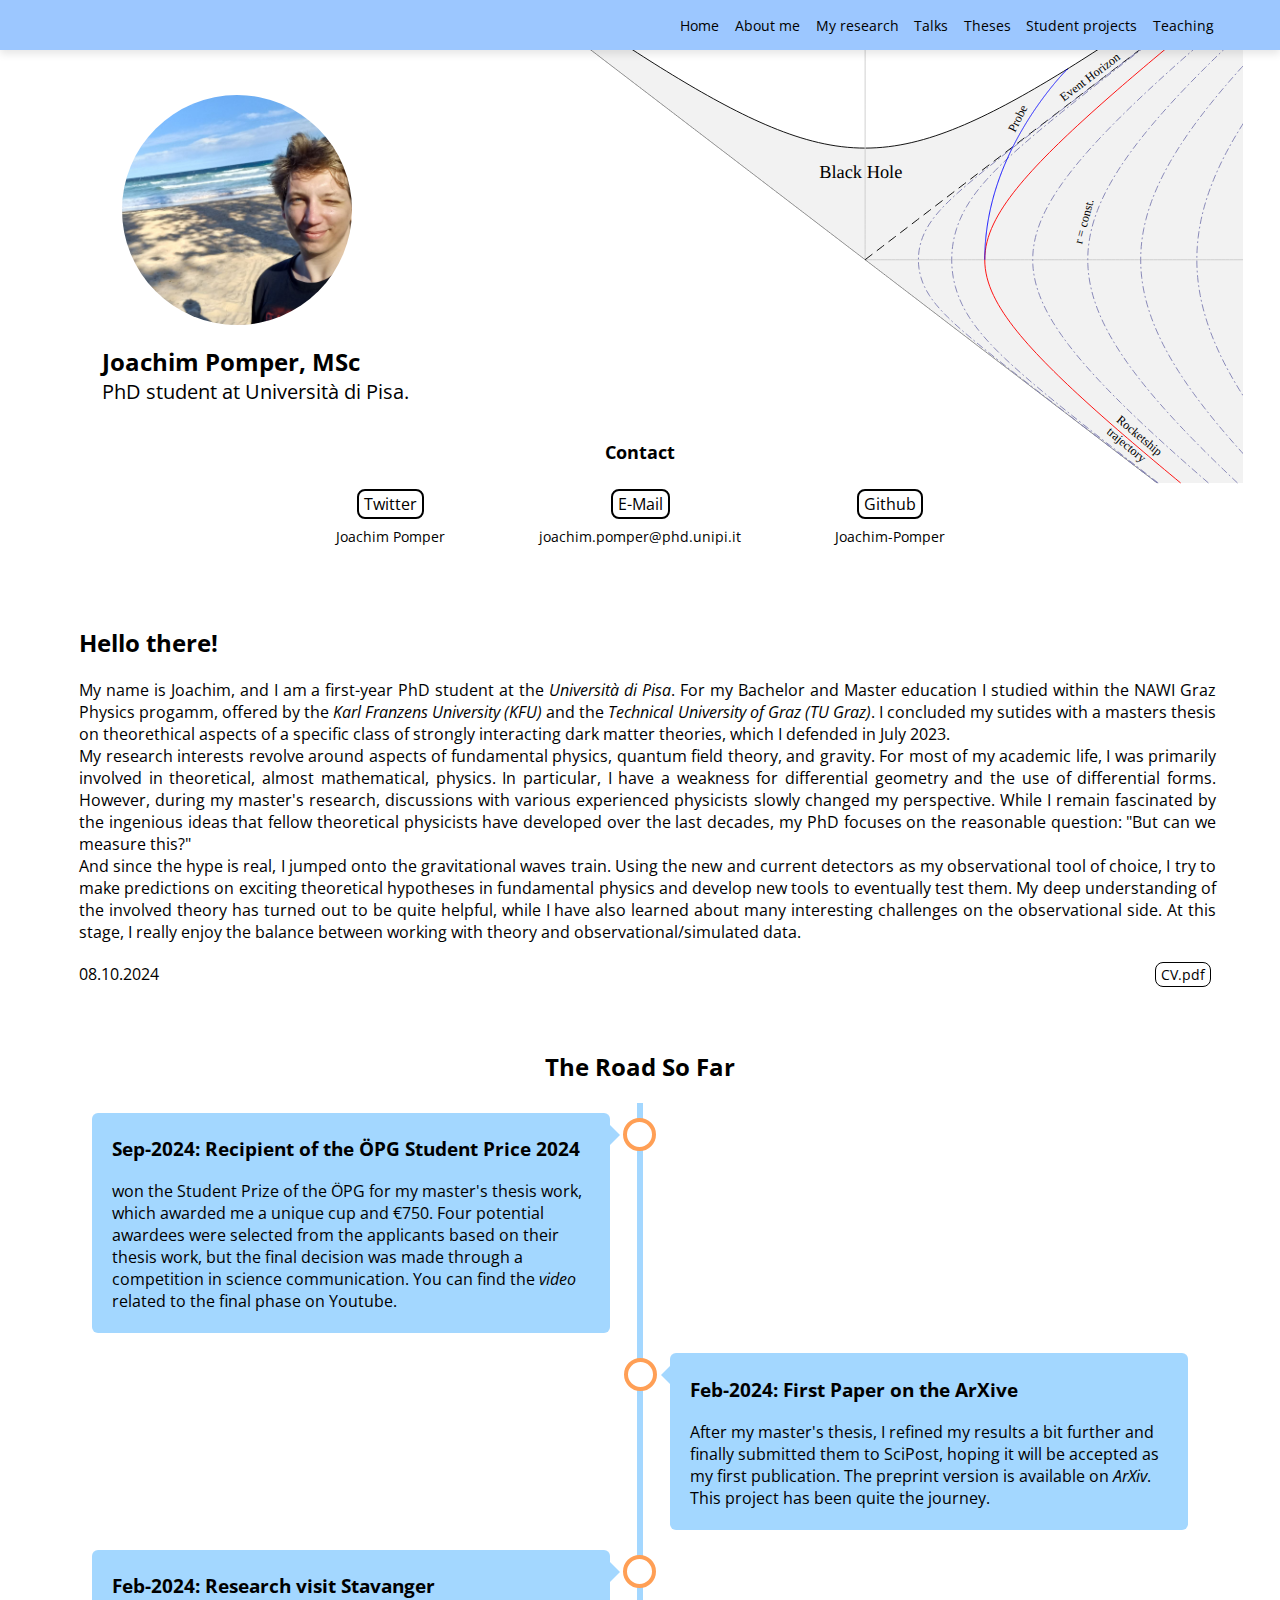
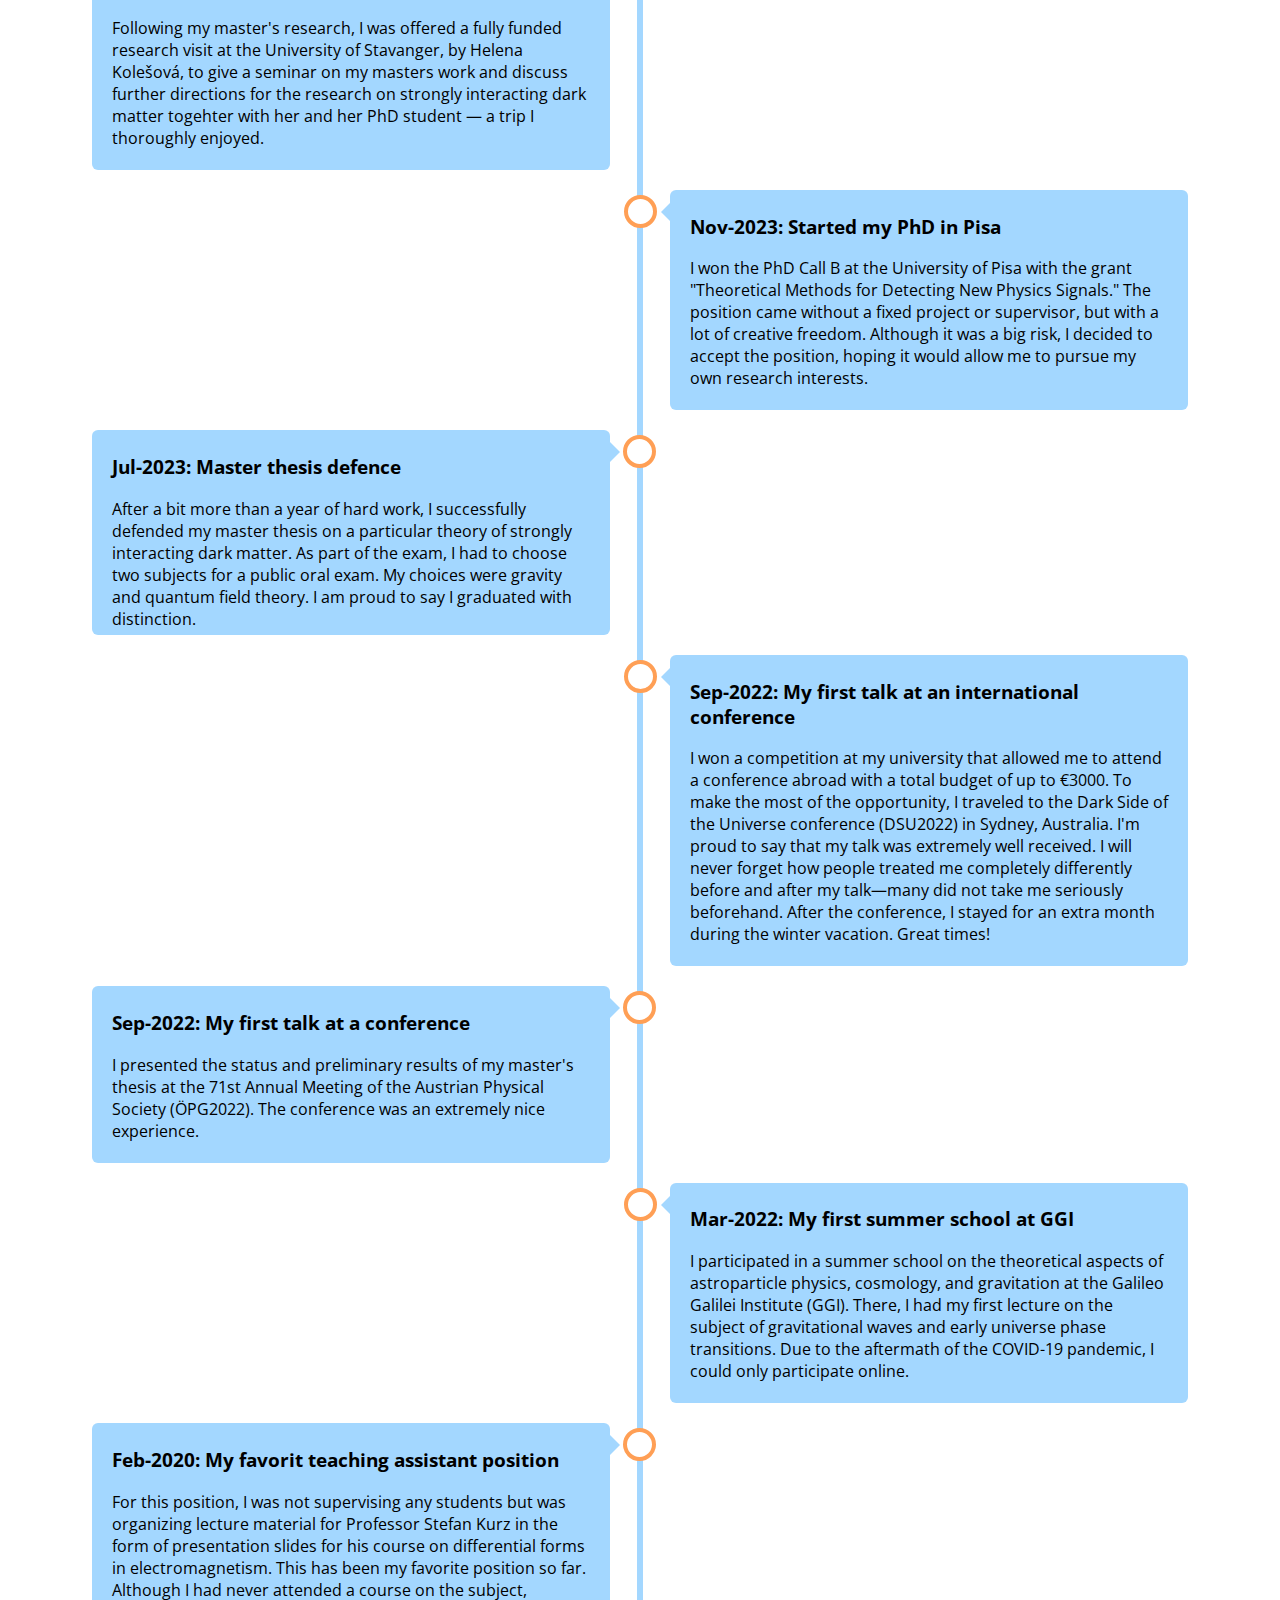
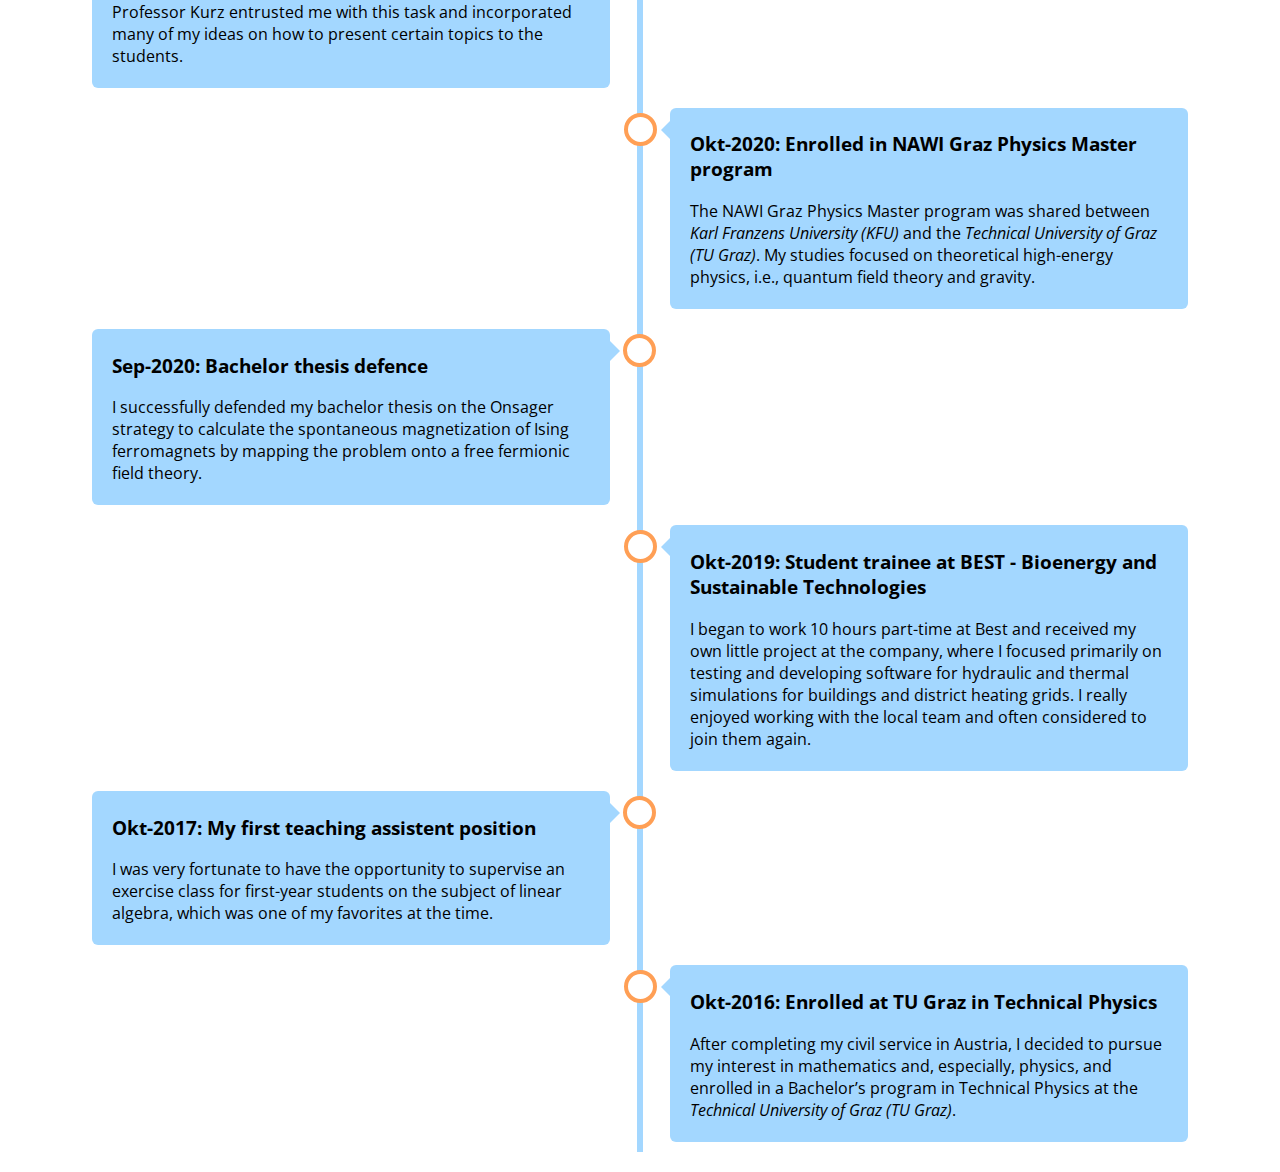
<file: index.html>
<!DOCTYPE html>
<html lang="en">

<head>

    <!-- meta data -->
    <meta charset="UTF-8">
    <meta http-equiv="X-UA-Compatible" content="IE=edge">
    <meta name="viewport" content="width=device-width, initial-scale=1.0">
    <title>Personal webpage of Joachim Pomper</title>

    <!-- Icon-->
    <link rel="icon" href="graphix/icon.svg">

    <!-- fonts -->
    <link rel="preconnect" href="https://fonts.googleapis.com">
    <link rel="preconnect" href="https://fonts.gstatic.com" crossorigin>
    <link href="https://fonts.googleapis.com/css2?family=Open+Sans:ital,wght@0,300;0,400;0,500;0,600;0,700;0,800;1,300;1,400;1,500;1,600;1,700;1,800&display=swap" rel="stylesheet">

    <!-- Fa fa signs for Twitter, Mail and Github-->
    <link rel="stylesheet" href="https://cdnjs.cloudflare.com/ajax/libs/font-awesome/4.7.0/css/font-awesome.min.css">

    <!-- CSS classes -->    
    
    <link rel="stylesheet" href="stylesheets/basicContainer.css">
    <link rel="stylesheet" href="stylesheets/projectDisplays.css">
    <link rel="stylesheet" href="stylesheets/researchSection.css">
    <link rel="stylesheet" href="stylesheets/timeLine.css">

    <style>
        
        .head-container{
            color: black;
            background-color: #ffffff;
            font-size: 14px;
            background-image: url('graphix/Blackhole.svg');
            background-position: 94% 10%;
            background-repeat: no-repeat;
            background-size: contain;
            padding-left: 8%;
            padding-right: 8%;   
            padding-top: 30px;      
        }

        .profile-container{
            display: flex;
            padding-top: 20px;
            flex-direction: column ;
            align-items: flex-start;
        }

        .profile-pic{
            border-radius: 50%;
            width: 230px;
            height: 230px;
            object-fit: cover;
            object-position: center right;
            margin-top: 20px;
            margin-bottom: 20px;
            margin-left: 20px;
        }
        .profile-title{
                text-align: left; 
                font-size: 24px;
                font-weight:bold;
            }

        .profile-subtitle{
            font-size: 20px;
            text-align: center;
        }

        .social-media-container{
           display: flex;
           flex-direction: row;
           align-items: center;
           justify-content: center;
           row-gap: 5px;
        }

        .social-box{
            display: flex;
            align-items: center;
            flex-direction: column;
            gap:3px;   
            width: 250px;
            }

        @media screen and (max-width: 730px){
            .head-container{
                background-image: none;
                padding-left: 2%;
                padding-right: 2%;   
                padding-bottom: 10px;
                padding-top: 30px;  
                display: flex;
                justify-content: center;
                flex-direction: column;
                align-items: center;
            }

            .profile-container{
                display: flex;
                padding-top: 20px;
                justify-content: center ;
                align-items: center;
                flex-direction: column;
            }

            .profile-pic{
                border-radius: 50%;
                width: 230px;
                height: 230px;
                object-fit: cover;
                object-position: center right;
                margin-top: 20px;
                margin-bottom: 20px;
            }
        }

        @media screen and (max-width: 780px){
            .social-media-container{
                display: flex;
                flex-direction: column   ;
                align-items: center;
                row-gap: 15px;
                }

            .profile-title{
                margin-left: 10%;
                margin-right: 10%;
            }       

            .profile-subtitle{
                margin-left: 10%;
                margin-right: 10%;
            }
        }

    </style>

</head>

<body>

    <!-- Title Profile-->
    <div style="padding-top: 25px;"></div>
    <div class="nav-bar" id="nav-bar">
        <!-- nav-bar if screen is wide -->
        <div class="nav-menu">
            <a class="nav-button" href="index.html"> Home </a>
            <a class="nav-button" href="index.html#aboutme"> About me</a>
            <a class="nav-button" href="research.html#research"> My research </a>
            <a class="nav-button" href="research.html#talks"> Talks </a>
            <a class="nav-button" href="projects.html#theses"> Theses </a>
            <a class="nav-button" href="projects.html#projects"> Student projects </a>
            <a class="nav-button" href="teaching.html"> Teaching </a>
        </div>
        <!-- nav-menu if screen is small -->

        <div id="nav-menu-collapse" 
        class="nav-menu-collapse">
            <button class="nav-openbtn" id="openbtn" onclick="openNav()">☰</button> 
            <button class="nav-closebtn" id="closebtn"  onclick="closeNav()">☰</button>
                <a class="nav-button" onclick="closeNav()" href="index.html" > Home </a>
                <a class="nav-button" onclick="closeNav()" href="index.html#aboutme"> About me</a>
                <a class="nav-button" onclick="closeNav()" href="research.html#research"> My research </a>
                <a class="nav-button" onclick="closeNav()" href="research.html#talks"> Talks </a>
                <a class="nav-button" onclick="closeNav()" href="projects.html#theses"> Theses </a>
                <a class="nav-button" onclick="closeNav()" href="projects.html#projects"> Student projects </a>
                <a class="nav-button" onclick="closeNav()" href="teaching.html"> Teaching </a>
            </div>
        </div>
    </div>

    <div class="head-container" id="head-container">
        <div style="display:flex;flex-direction:row;align-items:flex-start;">
            <div>
                <div class="profile-container">
                    <img class="profile-pic" src="graphix/profile_pic.jpg" alt="Avatar">
                
                <span  class="profile-title">
                    Joachim Pomper, MSc <br>
                </span>
                <span class="profile-subtitle">
                        PhD student at
                        Università di Pisa.
                </span>  
                </div>   
            </div>
        </div>
        <div style="padding-top: 35px; display:flex; align-items:center; justify-content: center; "> 
            <span style="text-align:center;padding-bottom:20px; font-size: 18px; font-weight: bold;">
                    Contact
            </span>
        </div>
        
    </div>
    
        <div class="social-media-container" style="padding-bottom: 20px;">
            <div class="social-box">
                <a class="social-button" href="https://twitter.com/JoachimPomper">
                Twitter  
                </a>
            <span style="font-size: 14px;">Joachim Pomper</span>
            </div>
            <div class="social-box">
                <a class="social-button" href="mailto: joachim.pomper@phd.unipi.it">
                E-Mail  
                </a> 
                <span style="font-size: 14px;">joachim.pomper@phd.unipi.it</span>
            </div>
            <div class="social-box">
                <a class="social-button" href="https://github.com/Joachim-Pomper">
                Github  
                </a>
                <span style="font-size: 14px;">Joachim-Pomper</span>
            </div>
        </div>

    <div style="padding-top: 20px;" id="aboutme"></div>
    <div class="section-bar" ></div>
    <div class="section-container" style="padding-top:10px;">
        <div class="text-block">
            <h2>Hello there!</h2>
            <!--<div style="font-weight:bold;">Welcome to my webpage!
                My name is  Joachim and I am a first year PhD student at the <a class="text-link" href="https://www.unipi.it/"> Università di Pisa</a>. I use this website to provide some information about me, my studies and future research interests, as well as to display a few projects I did in the past. Feel free to browse a little. If you are interested in getting in touch, don't hesitate to contact me.
            </div>-->
            My name is Joachim, and I am a first-year PhD student at the <a class="text-link" href="https://www.unipi.it/">Università di Pisa</a>. For my Bachelor and Master education I studied within the NAWI Graz Physics progamm, offered by the <a class="text-link" href="https://physik.uni-graz.at/en/">Karl Franzens University (KFU)</a> and the <a class="text-link" href="https://www.tugraz.at/en/fakultaeten/mpug/home/">Technical University of Graz (TU Graz)</a>. I concluded my sutides with a masters thesis on theorethical aspects of a specific class of strongly interacting dark matter theories, which I defended in July 2023.<br>
            
            My research interests revolve around aspects of fundamental physics, quantum field theory, and gravity. For most of my academic life, I was primarily involved in theoretical, almost mathematical, physics. In particular, I have a weakness for differential geometry and the use of differential forms. However, during my master's research, discussions with various experienced physicists slowly changed my perspective. While I remain fascinated by the ingenious ideas that fellow theoretical physicists have developed over the last decades, my PhD focuses on the reasonable question: "But can we measure this?" <br>

            And since the hype is real, I jumped onto the gravitational waves train. Using the new and current detectors as my observational tool of choice, I try to make predictions on exciting theoretical hypotheses in fundamental physics and develop new tools to eventually test them. My deep understanding of the involved theory has turned out to be quite helpful, while I have also learned about many interesting challenges on the observational side. At this stage, I really enjoy the balance between working with theory and observational/simulated data.
            <!--For my PhD I am exploring the testability of a quite exciting hyptohesis: The interplay between massless matter fields, like the photon, and quantum gravity may allow a breathing mode in the gravitational wave spectrum, without violating any fundamental assumptions of general relativity or the standard modell.  -->
            
        
        
            <div class="project-bottom-line" style="padding-top: 20px;">
                <div> 08.10.2024</div>
                <div>
                    <a class="pdf-button" href="cv/cv_joachim_pomper.pdf">
                        CV.pdf      
                    </a>
                </div>
            </div>

        </div> 
    </div>


    <!-- About me 
    <div class="section-bar" id="aboutme" style="padding-top: 20px;" ></div>
    <div class="section-container">
        <h2>
            About me
            <hr>
        </h2>
        <div class="text-block">
            I was born 1997 in Graz, Austria. After high-school and civil-service I studied physics at the <a class="text-link" href="https://www.tugraz.at/home"> Technical University of Graz</a>. During that time I also developed a strong interest in abstract mathematics and visited additional courses in this direction. My physics bachelor degree I finished (2020) with a bachelor seminar paper on the Onsager solution for the two-dimensional Ising model via the use of Grassmann variables. During my last bachelor year (2019) I worked part-time in the renewable energy industry. However, I decided to participate in a joined physics master program at the <a class="text-link" href="#https://www.uni-graz.at/de/"> University of Graz </a> and the <a class="text-link" href="https://www.tugraz.at/home"> Technical University of Graz</a> in order to learn about quantum field theory and general relativity. My favorite courses have been the open topic seminar projects, which allowed me to study topics like static black holes, the functional renormalization group for fermions and particle creation in an expanding universe.  I finished my degree (2023) with a masters thesis on strongly interaction dark matter from (pseudo-)real QCD-like theories in the so-called SIMP regime. During my time as a student I had the chance to participate in teaching at the university as a teaching student assistant. Although I enjoyed tutoring at the black board a lot, the highlight was the preparation of lecture materials for a course (2021) on the use of differential forms in electromagnetism. For my PhD I accepted a position at the <a class="text-link" href="https://www.unipi.it/">Università di Pisa</a> (2023), where I am currently working on various aspects of gravitational waves. 
        </div>

        <div class="project-bottom-line" style="padding-top: 20px;">
            <div> 17.06.2024</div>
            <div>
                <a class="pdf-button" href="cv/cv_joachim_pomper.pdf">
                    CV.pdf      
                </a>
            </div>
        </div>


        <span style="text-align:center;padding-bottom:5px;padding-top:10px; font-size: 18px; font-weight: bold;" id="aboutme">
           Research interests
        </span>
        
           <div class="text-block">
            <div class="list-centered">
            <ul>
                <li>Foundations of Quantum Field Theory</li>
                <li>Non-perturbative methods in QFT</li>
                <li>Gravity and geometry of spacetime</li>
                <li>Early Universe and Cosmology</li>
                <li>Gravitational Waves and compact objects</li>
            </ul>
                </div>
        </div>

    </div>
        <div style="padding-bottom: 50px;"></div>
            -->
        


    <div class="section-container"> 
        <div style="align-self:center">
            <h2> The Road So Far </h2>
        </div>
        <div class="timeline">
            <div class="timeline-container left">
                <div class="timeline-content">
                    <h3>Sep-2024: Recipient of the ÖPG Student Price 2024</h3>
                    <p> won the Student Prize of the ÖPG for my master's thesis work, which awarded me a unique cup and €750. Four potential awardees were selected from the applicants based on their thesis work, but the final decision was made through a competition in science communication. You can find the <a class="text-link" href="https://www.youtube.com/watch?v=M3CvJtpZWZw&t=3s">video</a> related to the final phase on Youtube.
                    </p>
                </div>
            </div>
            <div class="timeline-container right">
                <div class="timeline-content">
                    <h3>Feb-2024: First Paper on the ArXive </h3>
                    <p>After my master's thesis, I refined my results a bit further and finally submitted them to SciPost, hoping it will be accepted as my first publication. The preprint version is available on <a class="text-link" href="https://arxiv.org/abs/2402.04176">ArXiv</a>. This project has been quite the journey.
                    </p>
                </div>
            </div>
            <div class="timeline-container left">
                <div class="timeline-content">
                    <h3>Feb-2024: Research visit Stavanger </h3>
                    <p> Following my master's research, I was offered a fully funded research visit at the University of Stavanger, by Helena Kolešová, to give a seminar on my masters work and discuss further directions for the research on strongly interacting dark matter togehter with her and her PhD student — a trip I thoroughly enjoyed.
                    </p>
                </div>
            </div>
            <div class="timeline-container right">
                <div class="timeline-content">
                    <h3>Nov-2023: Started my PhD in Pisa </h3>
                    <p> I won the PhD Call B at the University of Pisa with the grant "Theoretical Methods for Detecting New Physics Signals." The position came without a fixed project or supervisor, but with a lot of creative freedom. Although it was a big risk, I decided to accept the position, hoping it would allow me to pursue my own research interests.
                    </p>    
                </div>
            </div>
            <div class="timeline-container left">
                <div class="timeline-content">
                    <h3>Jul-2023: Master thesis defence </h3>
                    After a bit more than a year of hard work, I successfully defended my master thesis on a particular theory of strongly interacting dark matter. As part of the exam, I had to choose two subjects for a public oral exam. My choices were gravity and quantum field theory. I am proud to say I graduated with distinction.
                </div>
            </div>
            <div class="timeline-container right">
                <div class="timeline-content">
                    <h3>Sep-2022: My first talk at an international conference </h3>
                    <p>I won a competition at my university that allowed me to attend a conference abroad with a total budget of up to €3000. To make the most of the opportunity, I traveled to the Dark Side of the Universe conference (DSU2022) in Sydney, Australia. I'm proud to say that my talk was extremely well received. I will never forget how people treated me completely differently before and after my talk—many did not take me seriously beforehand. After the conference, I stayed for an extra month during the winter vacation. Great times!</p>
                </div>
            </div>
            <div class="timeline-container left">
                <div class="timeline-content">
                    <h3>Sep-2022: My first talk at a conference </h3>
                    <p>I presented the status and preliminary results of my master's thesis at the 71st Annual Meeting of the Austrian Physical Society (ÖPG2022). The conference was an extremely nice experience. </p>
                </div>
            </div>
            <div class="timeline-container right">
                <div class="timeline-content">
                    <h3>Mar-2022: My first summer school at GGI </h3>
                    <p>I participated in a summer school on the theoretical aspects of astroparticle physics, cosmology, and gravitation at the Galileo Galilei Institute (GGI). There, I had my first lecture on the subject of gravitational waves and early universe phase transitions. Due to the aftermath of the COVID-19 pandemic, I could only participate online. </p>
                </div>
            </div>
            <div class="timeline-container left">
                <div class="timeline-content">
                    <h3>Feb-2020: My favorit teaching assistant position </h3>
                    <p>For this position, I was not supervising any students but was organizing lecture material for Professor Stefan Kurz in the form of presentation slides for his course on differential forms in electromagnetism. This has been my favorite position so far. Although I had never attended a course on the subject, Professor Kurz entrusted me with this task and incorporated many of my ideas on how to present certain topics to the students. </p>
                </div>
            </div>
            <div class="timeline-container right">
            <div class="timeline-content">
                <h3>Okt-2020: Enrolled in NAWI Graz Physics Master program </h3>
                <p>The NAWI Graz Physics Master program was shared between <a class="text-link" href="https://physik.uni-graz.at/en/">Karl Franzens University (KFU)</a> and the <a class="text-link" href="https://www.tugraz.at/en/fakultaeten/mpug/home/">Technical University of Graz (TU Graz)</a>. My studies focused on theoretical high-energy physics, i.e., quantum field theory and gravity.</p>
            </div>
            </div>
            <div class="timeline-container left">
            <div class="timeline-content">
                <h3>Sep-2020: Bachelor thesis defence </h3>
                <p>I successfully defended my bachelor thesis on the Onsager strategy to calculate the spontaneous magnetization of Ising ferromagnets by mapping the problem onto a free fermionic field theory.
                </p>
            </div>
            </div>
            <div class="timeline-container right">
            <div class="timeline-content">
                <h3>Okt-2019: Student trainee at BEST - Bioenergy and Sustainable Technologies </h3>
                <p>I began to work 10 hours part-time at Best and received my own little project at the company, where I focused primarily on testing and developing software for hydraulic and thermal simulations for buildings and district heating grids. I really enjoyed working with the local team and often considered to join them again.</p>
            </div>
            </div>
            <div class="timeline-container left">
            <div class="timeline-content">
                <h3>Okt-2017: My first teaching assistent position </h3> 
                <p>I was very fortunate to have the opportunity to supervise an exercise class for first-year students on the subject of linear algebra, which was one of my favorites at the time.
                </p>
            </div>
            </div>
            <div class="timeline-container right">
            <div class="timeline-content">
                <h3>Okt-2016: Enrolled at TU Graz in Technical Physics</h3> 
                <p>After completing my civil service in Austria, I decided to pursue my interest in mathematics and, especially, physics, and enrolled in a Bachelor’s program in Technical Physics at the <a class="text-link" href="https://www.tugraz.at/en/fakultaeten/mpug/home/">Technical University of Graz (TU Graz)</a>.
                </p>
            </div>
            </div>
        </div>
    </div>

    <!-- Java Script-->
    <script>
        function openNav() {
          document.getElementById("nav-menu-collapse").style.height = "220px";
          document.getElementById("nav-bar").style.height = "220px";
          document.getElementById("head-container").style.paddingTop = "250px";
          document.getElementById("openbtn").style.display = "none";
          document.getElementById("closebtn").style.display = "flex";
        }
        
        function closeNav() {
          document.getElementById("nav-menu-collapse").style.height = "30px";
          document.getElementById("nav-bar").style.height = "30px";
          document.getElementById("head-container").style.paddingTop = "20px";
          document.getElementById("openbtn").style.display = "flex";
          document.getElementById("closebtn").style.display = "none";
        }
    </script>

</body> 

</html>
</file>
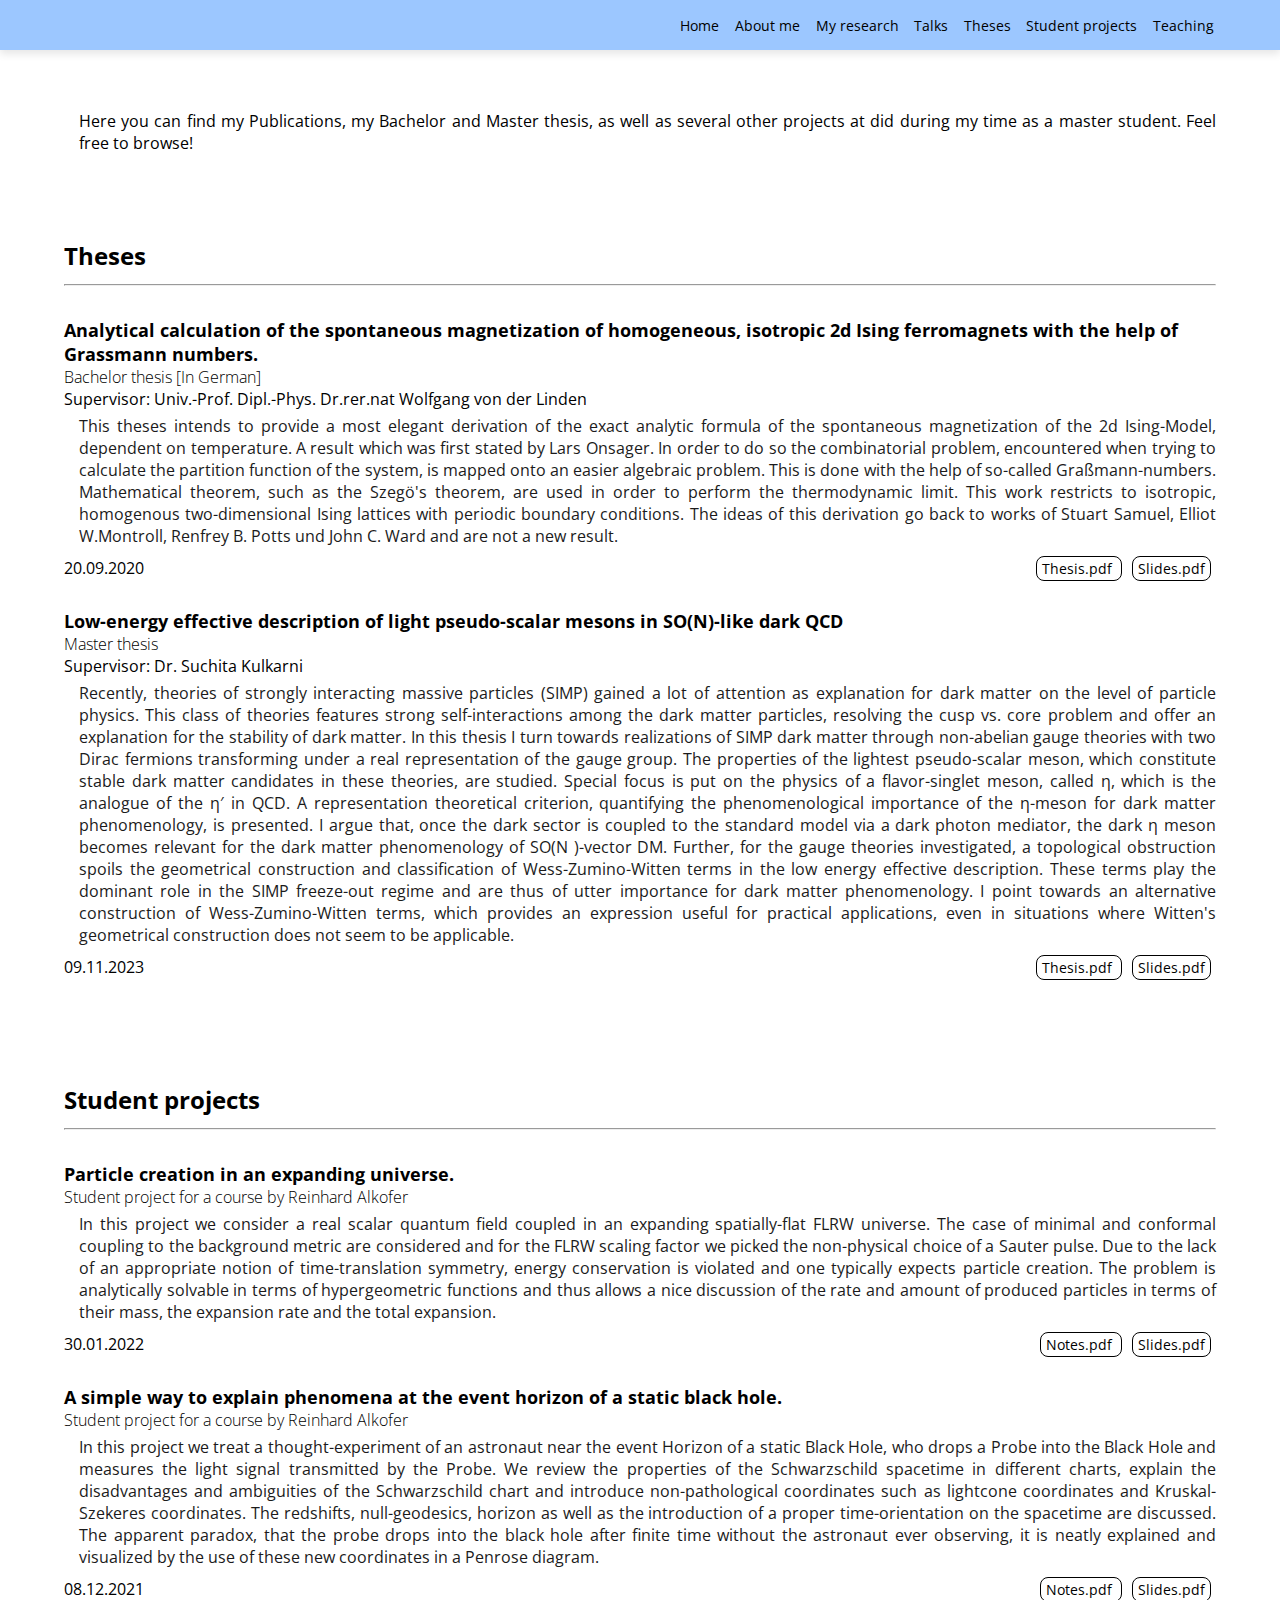
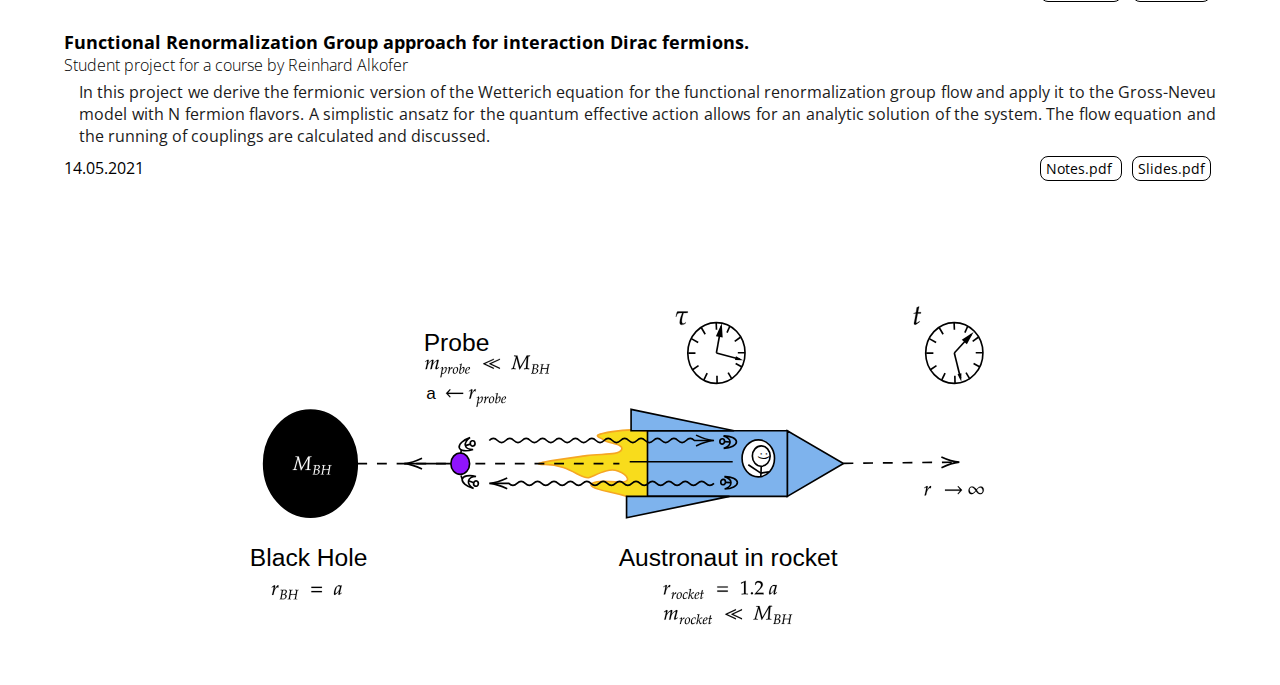
<file: projects.html>
<!DOCTYPE html>
<html lang="en">

<head>

    <!-- meta data -->
    <meta charset="UTF-8">
    <meta http-equiv="X-UA-Compatible" content="IE=edge">
    <meta name="viewport" content="width=device-width, initial-scale=1.0">
    <title>Personal webpage of Joachim Pomper</title>

    <!-- Icon-->
    <link rel="icon" href="graphix/icon.svg">

    <!-- fonts -->
    <link rel="preconnect" href="https://fonts.googleapis.com">
    <link rel="preconnect" href="https://fonts.gstatic.com" crossorigin>
    <link href="https://fonts.googleapis.com/css2?family=Open+Sans:ital,wght@0,300;0,400;0,500;0,600;0,700;0,800;1,300;1,400;1,500;1,600;1,700;1,800&display=swap" rel="stylesheet">

    <!-- Fa fa signs for Twitter, Mail and Github-->
    <link rel="stylesheet" href="https://cdnjs.cloudflare.com/ajax/libs/font-awesome/4.7.0/css/font-awesome.min.css">

    <!-- CSS classes -->    
    
    <link rel="stylesheet" href="stylesheets/basicContainer.css">
    <link rel="stylesheet" href="stylesheets/projectDisplays.css">
    <link rel="stylesheet" href="stylesheets/researchSection.css">

</head>

<body>

    <!-- Title Profile-->
    <div style="padding-top: 25px;"></div>
    <div class="nav-bar" id="nav-bar">
        <!-- nav-bar if screen is wide -->
        <div class="nav-menu">
            <a class="nav-button" href="index.html"> Home </a>
            <a class="nav-button" href="index.html#aboutme"> About me</a>
            <a class="nav-button" href="research.html#research"> My research </a>
            <a class="nav-button" href="research.html#talks"> Talks </a>
            <a class="nav-button" href="projects.html#theses"> Theses </a>
            <a class="nav-button" href="projects.html#projects"> Student projects </a>
            <a class="nav-button" href="teaching.html"> Teaching </a>
        </div>
        <!-- nav-menu if screen is small -->

        <div id="nav-menu-collapse" 
        class="nav-menu-collapse">
            <button class="nav-openbtn" id="openbtn" onclick="openNav()">☰</button> 
            <button class="nav-closebtn" id="closebtn"  onclick="closeNav()">☰</button>
                <a class="nav-button" onclick="closeNav()" href="index.html" > Home </a>
                <a class="nav-button" onclick="closeNav()" href="index.html#aboutme"> About me</a>
                <a class="nav-button" onclick="closeNav()" href="research.html#research"> My research </a>
                <a class="nav-button" onclick="closeNav()" href="research.html#talks"> Talks </a>
                <a class="nav-button" onclick="closeNav()" href="projects.html#theses"> Theses </a>
                <a class="nav-button" onclick="closeNav()" href="projects.html#projects"> Student projects </a>
                <a class="nav-button" onclick="closeNav()" href="teaching.html"> Teaching </a>
            </div>
        </div>
    </div>

    <div id="top-bar" style="padding-top: 20px;"></div>
    <div class="section-container">
        <div style="padding-top: 50px;" class="text-block">
            Here you can find my Publications, my Bachelor and Master thesis, as well as several other projects at did during my time as a master student. Feel free to browse!
        </div>
    </div>
    
    <!-- Theses -->
    <div class="section-bar" id="theses" style="padding-top: 20px;"></div>
    <div class="section-container">
        <h2>
            Theses
            <hr>
        </h2>
        <div class="project-container"> 
            <div class ="project-title">
                Analytical calculation of the spontaneous magnetization of homogeneous, isotropic 2d Ising ferromagnets with the help of Grassmann numbers.
            </div>
            <div class="project-subtitle">
                Bachelor thesis [In German]
            </div>
            <div>Supervisor: <a class="supervisor-link" href="https://online.tugraz.at/tug_online/visitenkarte.show_vcard?pPersonenId=55742483543E2BA9&pPersonenGruppe=3"> Univ.-Prof. Dipl.-Phys. Dr.rer.nat Wolfgang von der Linden</a> 
            </div>
            <div class="abstract-block">
                This theses intends to provide a most elegant derivation of the exact analytic formula of the spontaneous magnetization of the 2d Ising-Model, dependent on temperature. A result which was first stated by Lars Onsager. In order to do so the combinatorial problem, encountered when trying to calculate the partition function of the system, is mapped onto an easier algebraic problem. This is done with the help of so-called Graßmann-numbers. Mathematical theorem, such as the Szegö's theorem, are used in order to perform the thermodynamic limit. This work restricts to isotropic, homogenous two-dimensional Ising lattices with periodic boundary conditions. The ideas of this derivation go back to works of Stuart Samuel, Elliot W.Montroll, Renfrey B. Potts und John C. Ward and are not a new result. 
            </div>  
            <div class="project-bottom-line">
                <div> 20.09.2020</div>
                <div>
                    <a class="pdf-button" href="theses/Bachelor/BachelorThesis.pdf">
                        Thesis.pdf  
                    </a>
                    <a class="pdf-button" href="theses/Bachelor/BachelorPresentation.pdf">
                        Slides.pdf  
                    </a>
                </div>  
            </div>
        </div>

        <div class="project-container"> 
            <div class ="project-title">
                Low-energy effective description of light pseudo-scalar mesons in SO(N)-like dark QCD
            </div>
            <div class="project-subtitle">
                Master thesis
            </div>
            <div>Supervisor: <a class="supervisor-link" href="https://homepage.uni-graz.at/de/suchita.kulkarni/"> Dr. Suchita Kulkarni</a>  
            </div>
            <div class="abstract-block">
                Recently, theories of strongly interacting massive particles (SIMP) gained a lot of attention as explanation for dark matter on the level of particle physics. This class of theories features strong self-interactions among the dark matter particles, resolving the cusp vs. core problem and offer an explanation for the stability of dark matter. In this thesis I turn towards realizations of SIMP dark matter through non-abelian gauge theories with two Dirac fermions transforming under a real representation of the gauge group. The properties of the lightest pseudo-scalar meson, which constitute stable dark matter candidates in these theories, are studied. Special focus is put on the physics of a flavor-singlet meson, called η, which is the analogue of the η′ in QCD. A representation theoretical criterion, quantifying the phenomenological importance of the η-meson for dark matter phenomenology, is presented. I argue that, once the dark sector is coupled to the standard model via a dark photon mediator, the dark η meson becomes relevant for the dark matter phenomenology of SO(N )-vector DM. Further, for the gauge theories investigated, a topological obstruction spoils the geometrical construction and classification of Wess-Zumino-Witten terms in the low energy effective description. These terms play the dominant role in the SIMP freeze-out regime and are thus of utter importance for dark matter phenomenology. I point towards an alternative construction of Wess-Zumino-Witten terms, which provides an expression useful for practical applications, even in situations where Witten's geometrical construction does not seem to be applicable.  
            </div>  
            <div class="project-bottom-line">
                <div> 09.11.2023</div>
                <div>
                    <a class="pdf-button" href="theses/Master/master_thesis_pomper.pdf">
                        Thesis.pdf  
                    </a>
                    <a class="pdf-button" href="theses/Master/presentation_pomper_11.07.2023.pdf">
                        Slides.pdf  
                    </a>
                </div>  
            </div>
        </div>
    </div>

    <!-- Student projects -->
    <div class="section-bar" id="projects" style="padding-top: 20px;"></div>
    <div class="section-container">
        <h2>
            Student projects
            <hr>
        </h2>
        <div class="project-container"> 
            <div class ="project-title">
                Particle creation in an expanding universe. 
            </div>
            <div class="project-subtitle">
                Student project for a course by Reinhard Alkofer
            </div>
            <div class="abstract-block">
                In this project we consider a real scalar quantum field coupled in an expanding spatially-flat FLRW universe. The case of minimal and conformal coupling to the background metric are considered and for the FLRW scaling factor we picked the non-physical choice of a Sauter pulse. Due to the lack of an appropriate notion of time-translation symmetry, energy conservation is violated and one typically expects particle creation. The problem is analytically solvable in terms of hypergeometric functions and thus allows a nice discussion of the rate and amount of produced particles in terms of their mass, the expansion rate and the total expansion. 
            </div>
            <div class="project-bottom-line">
                <div> 30.01.2022</div>
                <div>
                    <a class="pdf-button" href="student_projects/UniversityCourseProjects/ParticleCreation/Notes_ParticleCreationInAnExpandingUniverse.pdf">
                        Notes.pdf  
                    </a>
                    <a class="pdf-button" href="student_projects/UniversityCourseProjects/ParticleCreation/Presentation_ParticleCreationInAnExpandingUniverse.pdf">
                        Slides.pdf      
                    </a>
                </div>
            </div>
        </div>

        <div class="project-container"> 
            <div class ="project-title">
                A simple way to explain phenomena at the event horizon of a static black hole.
            </div>
            <div class="project-subtitle">
                Student project for a course by Reinhard Alkofer
            </div>
            <div class="abstract-block">
                In this project we treat a thought-experiment of an astronaut near the event Horizon of a static Black Hole, who drops a Probe into the Black Hole and measures the light signal transmitted by the Probe. We review the properties of the Schwarzschild spacetime in different charts, explain the disadvantages and ambiguities of the Schwarzschild chart and introduce non-pathological coordinates such as lightcone coordinates and Kruskal-Szekeres coordinates. The redshifts, null-geodesics, horizon as well as the introduction of a proper time-orientation on the spacetime are discussed. The apparent paradox, that the probe drops into the black hole after finite time without the astronaut ever observing, it is neatly explained and visualized by the use of these new coordinates in a Penrose diagram.    
            </div>
            <div class="project-bottom-line">
                <div> 08.12.2021</div>
                <div>
                    <a class="pdf-button" href="student_projects/UniversityCourseProjects/Blackhole/Notes_ASimpleWayToExplainPhenomenaAtTheEventHorizonOfAStaticBlackHole.pdf">
                        Notes.pdf  
                    </a>
                    <a class="pdf-button" href="student_projects/UniversityCourseProjects/Blackhole/Presentation_ASimpleWayToExplainPhenomenaAtTheEventHorizonOfAStaticBlackHole.pdf">
                        Slides.pdf      
                    </a>
                </div>
            </div>
        </div>

        <div class="project-container"> 
            <div class ="project-title">
                Functional Renormalization Group approach for interaction Dirac fermions.
            </div>
            <div class="project-subtitle">
                Student project for a course by Reinhard Alkofer
            </div>
            <div class="abstract-block">
                In this project we derive the fermionic version of the Wetterich equation for the functional renormalization group flow and apply it to the Gross-Neveu model with N fermion flavors.  A simplistic ansatz for the quantum effective action allows for an analytic solution of the system. The flow equation and the running of couplings are calculated and discussed.
            </div>
            <div class="project-bottom-line">
                <div> 14.05.2021</div>
                <div>
                    <a class="pdf-button" href="student_projects/UniversityCourseProjects/FRG/Notes_FunctionalRenormalizationGroupApproachForInteractingDiracFermions.pdf">
                        Notes.pdf  
                    </a>
                    <a class="pdf-button" href="student_projects/UniversityCourseProjects/FRG/Presentation_FunctionalRenormalizationGroupApproachForInteractingDiracFermions.pdf">
                        Slides.pdf      
                    </a>
                </div>
            </div>
        </div>
        
    </div>

    <div class="section-container">

        <div style="display:flex;justify-content: center;">
            <img src="graphix/Rocketman.svg" alt="Rocketman" style="object-fit: contain; width:100%;">
        </div>
    </div>

    <!-- Java Script-->
    <script>
        function openNav() {
          document.getElementById("nav-menu-collapse").style.height = "220px";
          document.getElementById("nav-bar").style.height = "220px";
          document.getElementById("top-bar").style.paddingTop = "250px";
          document.getElementById("openbtn").style.display = "none";
          document.getElementById("closebtn").style.display = "flex";
        }
        
        function closeNav() {
          document.getElementById("nav-menu-collapse").style.height = "30px";
          document.getElementById("nav-bar").style.height = "30px";
          document.getElementById("top-bar").style.paddingTop = "30px";
          document.getElementById("openbtn").style.display = "flex";
          document.getElementById("closebtn").style.display = "none";
        }
    </script>

</body> 

</html>
</file>
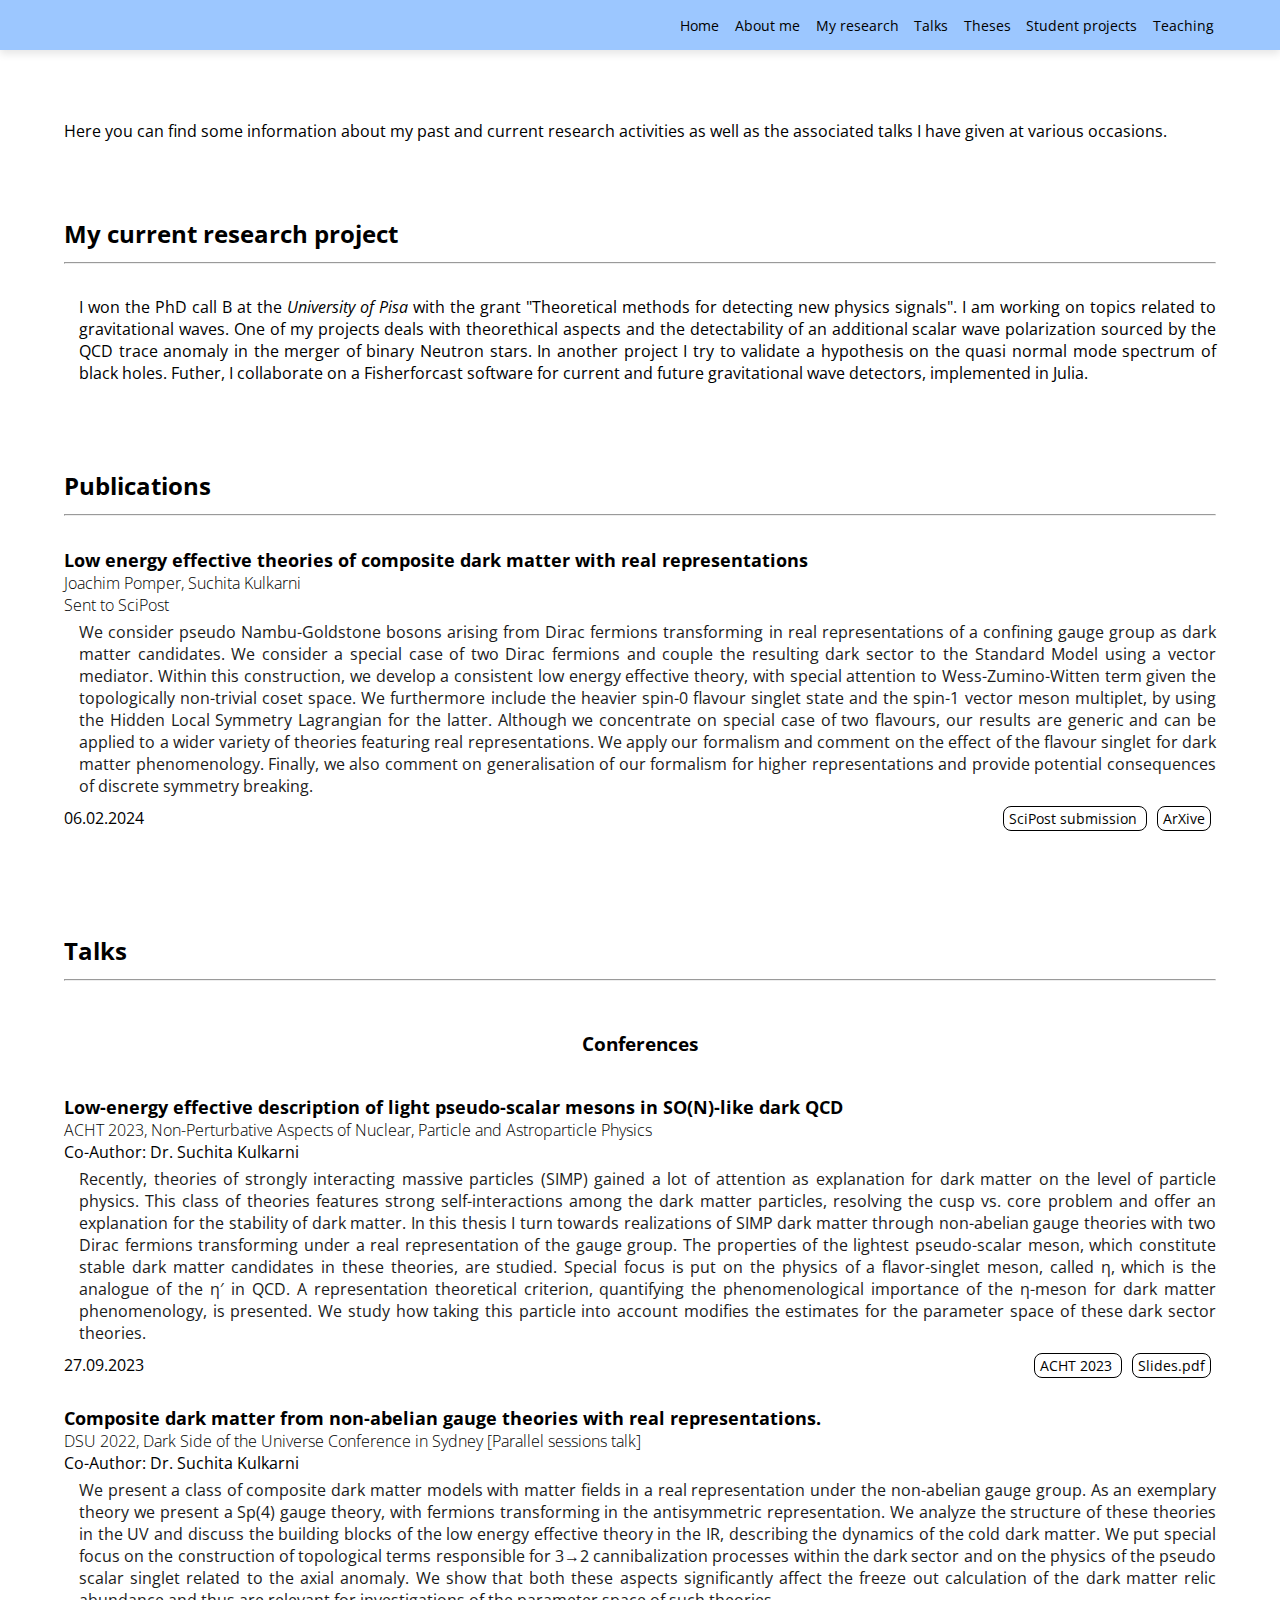
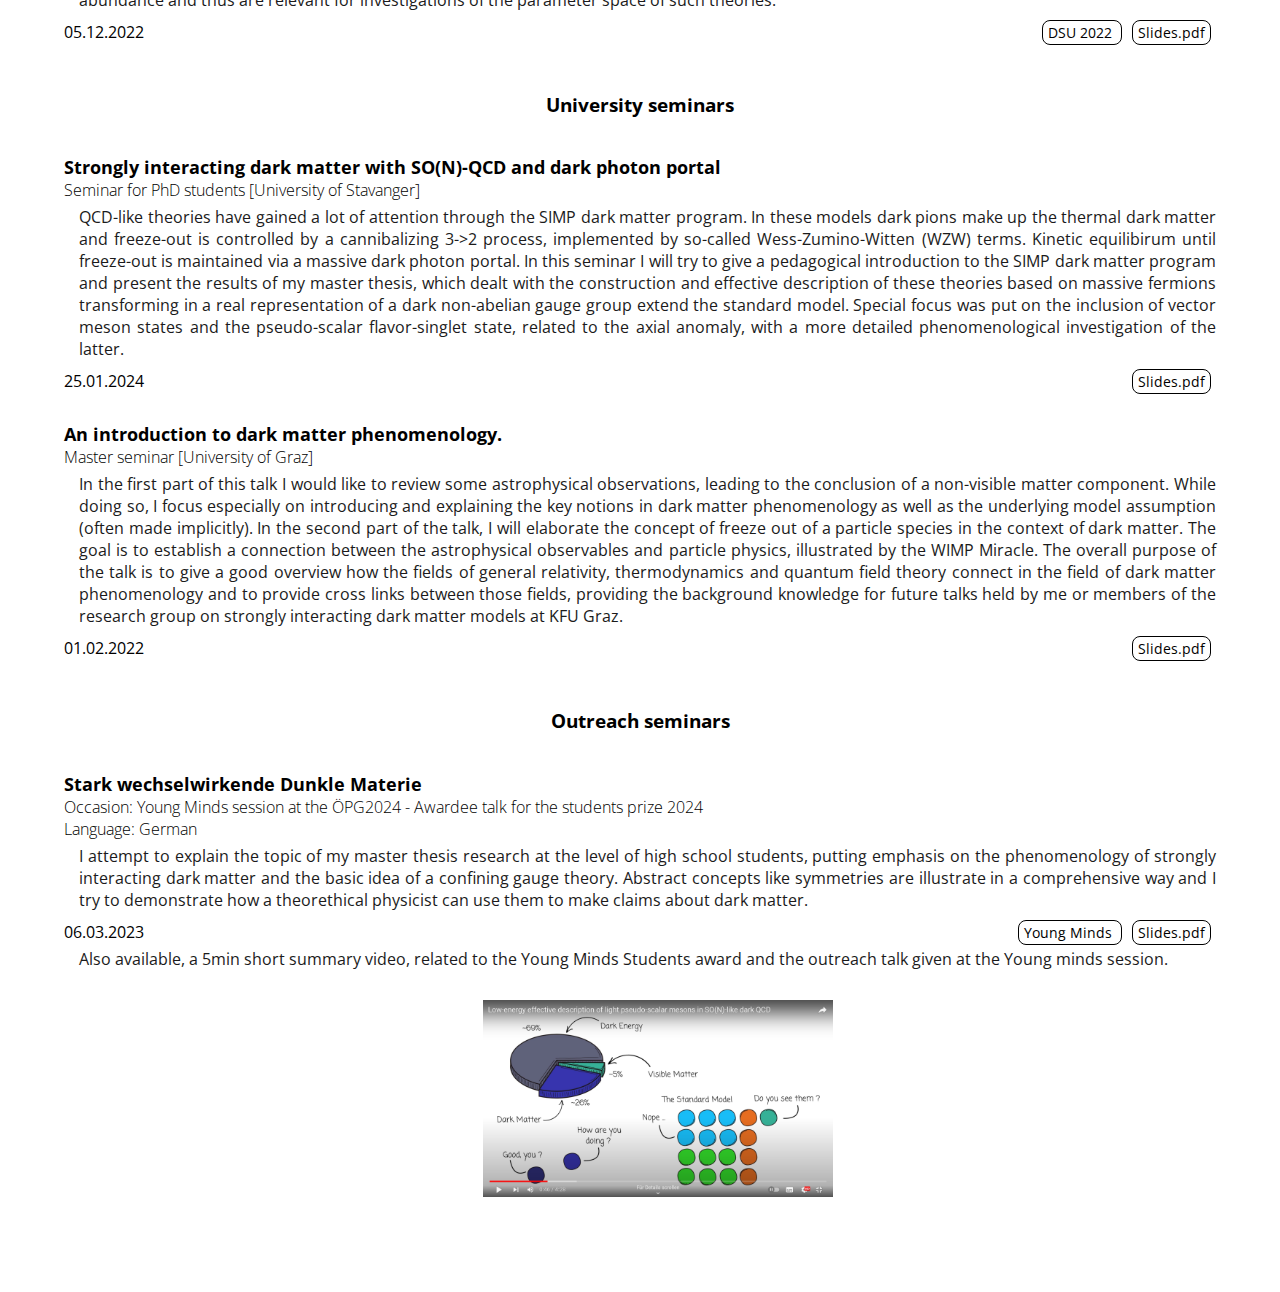
<file: research.html>
<!DOCTYPE html>
<html lang="en">

<head>

    <!-- meta data -->
    <meta charset="UTF-8">
    <meta http-equiv="X-UA-Compatible" content="IE=edge">
    <meta name="viewport" content="width=device-width, initial-scale=1.0">
    <title>Personal webpage of Joachim Pomper</title>

    <!-- Icon-->
    <link rel="icon" href="graphix/icon.svg">

    <!-- fonts -->
    <link rel="preconnect" href="https://fonts.googleapis.com">
    <link rel="preconnect" href="https://fonts.gstatic.com" crossorigin>
    <link href="https://fonts.googleapis.com/css2?family=Open+Sans:ital,wght@0,300;0,400;0,500;0,600;0,700;0,800;1,300;1,400;1,500;1,600;1,700;1,800&display=swap" rel="stylesheet">

    <!-- Fa fa signs for Twitter, Mail and Github-->
    <link rel="stylesheet" href="https://cdnjs.cloudflare.com/ajax/libs/font-awesome/4.7.0/css/font-awesome.min.css">

    <!-- CSS classes -->    
    
    <link rel="stylesheet" href="stylesheets/basicContainer.css">
    <link rel="stylesheet" href="stylesheets/projectDisplays.css">
    <link rel="stylesheet" href="stylesheets/researchSection.css">

    <style>
        .video-thumbnail{
            width: 350px;
            object-fit: cover;
            object-position: center center;
            margin-top: 20px;
            margin-bottom: 20px;
            margin-left: 20px;
        }

        .thumbnail-container{
            padding-left: 2%;
            padding-right: 2%;   
            padding-bottom: 10px;
            padding-top: 10px;
            display: flex;
            justify-content: center;
            flex-direction: column;
            align-items: center;
        }
    </style>

</head>

<body>

    <!-- Title Profile-->
    <div style="padding-top: 25px;"></div>
    <div class="nav-bar" id="nav-bar">
        <!-- nav-bar if screen is wide -->
        <div class="nav-menu">
            <a class="nav-button" href="index.html"> Home </a>
            <a class="nav-button" href="index.html#aboutme"> About me</a>
            <a class="nav-button" href="research.html#research"> My research </a>
            <a class="nav-button" href="research.html#talks"> Talks </a>
            <a class="nav-button" href="projects.html#theses"> Theses </a>
            <a class="nav-button" href="projects.html#projects"> Student projects </a>
            <a class="nav-button" href="teaching.html"> Teaching </a>
        </div>
        <!-- nav-menu if screen is small -->

        <div id="nav-menu-collapse" 
        class="nav-menu-collapse">
            <button class="nav-openbtn" id="openbtn" onclick="openNav()">☰</button> 
            <button class="nav-closebtn" id="closebtn"  onclick="closeNav()">☰</button>
                <a class="nav-button" onclick="closeNav()" href="index.html" > Home </a>
                <a class="nav-button" onclick="closeNav()" href="index.html#aboutme"> About me</a>
                <a class="nav-button" onclick="closeNav()" href="research.html#research"> My research </a>
                <a class="nav-button" onclick="closeNav()" href="research.html#talks"> Talks </a>
                <a class="nav-button" onclick="closeNav()" href="projects.html#theses"> Theses </a>
                <a class="nav-button" onclick="closeNav()" href="projects.html#projects"> Student projects </a>
                <a class="nav-button" onclick="closeNav()" href="teaching.html"> Teaching </a>
            </div>
        </div>
    </div>
    
    <div id="top-bar" style="padding-top: 20px;"></div>
    <div class="section-container">
        <div style="padding-top: 50px;" class="text-block"></div>
            Here you can find some information about my past and current research activities as well as the associated talks I have given at various occasions.
        </div>
    </div>
    
    <!-- Research -->
    
    <div class="section-bar" id="research" style="padding-top: 20px;"></div>
    <div class="section-container">
        <h2>
            My current research project
            <hr>
        </h2>
        <div class="text-block">
            I won the PhD call B at the <a class="text-link" href="https://www.unipi.it/">University of Pisa</a> with the grant "Theoretical methods for detecting new physics signals".
            I am working on topics related to gravitational waves. One of my projects deals with theorethical aspects and the detectability of an additional scalar wave polarization sourced by the QCD trace anomaly in the merger of binary Neutron stars. In another project I try to validate a hypothesis on the quasi normal mode spectrum of black holes. Futher, I collaborate on a Fisherforcast software for current and future gravitational wave detectors, implemented in Julia.  
        </div>   
    </div>

    <!-- Publications -->
    <div class="section-bar" id="publications" style="padding-top: 20px;"></div>
    <div class="section-container">
        <h2>
            Publications
            <hr>
        </h2>
        <div class="project-container"> 
            <div class ="project-title">
                Low energy effective theories of composite dark matter with real representations
            </div>
            <div class="project-subtitle">
                Joachim Pomper, Suchita Kulkarni
            </div>
            <div class="project-subtitle">
                Sent to SciPost
            </div>
            <div class="abstract-block">
                We consider pseudo Nambu-Goldstone bosons arising from Dirac fermions transforming in real representations of a confining gauge group as dark matter candidates. We consider a special case of two Dirac fermions and couple the resulting dark sector to the Standard Model using a vector mediator. Within this construction, we develop a consistent low energy effective theory, with special attention to Wess-Zumino-Witten term given the topologically non-trivial coset space. We furthermore include the heavier spin-0 flavour singlet state and the spin-1 vector meson multiplet, by using the Hidden Local Symmetry Lagrangian for the latter. Although we concentrate on special case of two flavours, our results are generic and can be applied to a wider variety of theories featuring real representations. We apply our formalism and comment on the effect of the flavour singlet for dark matter phenomenology. Finally, we also comment on generalisation of our formalism for higher representations and provide potential consequences of discrete symmetry breaking.
            </div>  
            <div class="project-bottom-line">
                <div> 06.02.2024</div>
                <div>
                    <a class="pdf-button" href="https://scipost.org/submissions/scipost_202403_00025v1/">
                        SciPost submission  
                    </a>
                    <a class="pdf-button" href="https://arxiv.org/abs/2402.04176">
                        ArXive  
                    </a>
                </div>  
            </div>
        </div>
    </div>

    <!--
    <div class="section-container">
        <h2>
            My past research project
            <hr>
        </h2>
        
        <h3>
            SIMP dark matter from confining gauge theories
            <hr>
        </h3>
        <div class="text-block">
            One of the most prominent problems of modern physics is the mystery of Dark matter. Despite ample observational evidence from astrophysics, there is yet no commonly accepted explanation on the level of particle physics. Several models already have been proposed, among which so-called WIMP dark matter has been investigated most intensively. In the early 2000 <a class="text-link" href="http://arxiv.org/abs/astro-ph/9909386"> Spergel and Steinhardt </a> proposed that sufficiently strong self interactions among dark matter particles might resolve some structure formation puzzles, like the so-called Cusp vs. Core problem. Recent works have restricted the <a class="text-link" href="https://arxiv.org/abs/2012.06611"> bounds </a> on dark-matter self interactions further and favor <a class="text-link" href="https://arxiv.org/abs/2205.08088"> models </a> producing <a class="text-link" href="http://arxiv.org/abs/1508.03339"> velocity dependent </a> self scattering crosssections. 
        </div>    
        <div class="research-container-left">
            <div class="research-paragraph-left">
                In my Masters thesis I investigate a class of models for composite dark matter based on a strongly interacting gauge theory. In these scenarios, dark matter is made up of bound states of some fermions, called dark quarks. Due to the underlying new strong interaction, sufficiently large self interactions between the dark matter bound states are introduced. Furthermore, the stability of these states can be explained by an accidental flavor symmetry. This offers an explanation why we observe dark matter today. 
            </div>   
            <img src="graphix/22interactions.svg" alt="particles" class="research-pic-right" >  
        </div>
        <div class="research-container-right"> 
            <picture>
                <source media="(max-width: 1199px)" srcset="graphix/particles_high.svg" class="research-pic-left" >
                <source media="(min-width: 1200px)" srcset="graphix/particles_long.svg" class="research-pic-left">
                <img src="graphix/particles_long.svg" alt="particles">
            </picture>
            <div class="research-paragraph-right">
                I focused on fermions that are charged under a real representation of various gauge groups. The prototypical theory is a SO(N) gauge theory with fermions in the vector representation.
                These theories are very different from the complex SU(N) theories, studied in the standard model of particle physics. 
                As it turns out, the reality condition is strong enough to qualitatively restrict all the low energy properties of the theory. The quantitative features manifest in the low energy effective constants, dependent on the choice of gauge group and representation. Additional features like additional discrete symmetries might show up when considering higher order tensor representation.
                The relevant particles my model describes are fermion-fermion bound states, called dark mesons. The lightest stable states are the pseudo-scalar PNGBs, called dark pions, of a spontaneous symmetry breaking scenario. Further, the lightest vector meson states (&rho;) and a pseudo-scalar flavor-singlet meson (&eta;'), related to the chiral anomaly, can be included in the low energy effective theory description by a combination the local hidden symmetry approach and Large N considerations.
            </div>    
            
        </div>
        <div class="research-container-left">
            <div class="research-paragraph-left">
                For dark matter phenomenology, the Wess-Zumino-Witten (WZW) terms in the effective field theory play an important role. These describe the amplitudes of 3->2 interactios among pions, which drives the freeze-out process of thermal dark matter in the so-called <a class="text-link" href="https://arxiv.org/abs/1402.5143">SIMP</a> regime. 
                When restricting to a model with two Dirac fermion flavors, one encounters a topological obstruction that makes <a class="text-link" href="https://www.sciencedirect.com/science/article/abs/pii/0550321383900639">Witten's geometrical construction</a> of the WZW terms inconclusive. In order to circumvent this, one can use a method similar to the original approach of <a class="text-link" href="http://arxiv.org/abs/hep-th/9602093">Wess and Zumino</a>, which directly relates the UV-properties with the IR-description and obtains the WZW term as a solution to an "t'Hooft-anomaly-equation". 
            </div>    
            <img src="graphix/23interactions.svg" alt="particles" class="research-pic-right"> 
        </div>
        <div class="text-block">
            These dark sector model may be viewed as standard model (SM) extension and can in order to describe thermal dark matter, must be coupled to the SM via a portal mediator. We investigated the case of a massive dark-photon mediator, kinetically mixing with standard model hypercharge. Although it is possible to choose charge assignments such that the dark pions remain stable, the dark &eta;' becomes unstable and may decay to the standard model.
            Since the SIMP regime prefers theories with larger gauge groups and thus large numbers of colors, the &eta;' might be close in mass to the dark pions and This might modify the estimates of the relic abundance of the dark matter
        </div>  
        <div style="display: flex; justify-content: center">
            <img src="graphix/eta_decay.svg" alt="particles" class="research-pic-bottom"> 
        </div>
        <div class="text-block">
            Since the SIMP regime prefers theories with larger gauge groups and thus large numbers of colors, the &eta;' might be close in mass to the dark pions. Hence, this  might modify the estimates of the relic abundance of the dark matter or even spoil the model if the  &eta;' decays to quickly, depleting the all the dark matter. 
            However, doing the analysis demonstrated that even if the mass-split between  &eta;' and the pions becomes sufficiently small the  &eta;' is sufficiently stable. Effects on the relic abundance can at best improve the dark matter model, should the  &eta;' light enough to be in thermal equilibrium with the pions closely before freeze-out.
        </div>
    </div>
    -->

    <!-- Conference talks -->
    <div class="section-bar" id="talks" style="padding-top: 20px;"></div>
    <div class="section-container"  id="talks">
        <h2>
            Talks
            <hr>
        </h2>
        <h3 style="text-align:center;padding-bottom:20px;">
            Conferences
        </h3>

        <div class="project-container"> 
            <div class ="project-title">
                Low-energy effective description of light pseudo-scalar mesons in SO(N)-like dark QCD
            </div>
            <div class="project-subtitle">
                ACHT 2023, Non-Perturbative Aspects of Nuclear, Particle and Astroparticle Physics
            </div>
            <div>Co-Author: <a class="supervisor-link" href="https://homepage.uni-graz.at/de/suchita.kulkarni/"> Dr. Suchita Kulkarni</a> 
            </div>
            <div class="abstract-block">
                Recently, theories of strongly interacting massive particles (SIMP) gained a lot of attention as explanation for dark matter on the level of particle physics. This class of theories features strong self-interactions among the dark matter particles, resolving the cusp vs. core problem and offer an explanation for the stability of dark matter. In this thesis I turn towards realizations of SIMP dark matter through non-abelian gauge theories with two Dirac fermions transforming under a real representation of the gauge group. The properties of the lightest pseudo-scalar meson, which constitute stable dark matter candidates in these theories, are studied. Special focus is put on the physics of a flavor-singlet meson, called η, which is the analogue of the η′ in QCD. A representation theoretical criterion, quantifying the phenomenological importance of the η-meson for dark matter phenomenology, is presented. We study how taking this particle into account modifies the estimates for the parameter space of these dark sector theories.
            </div>
            <div class="project-bottom-line">
                <div> 27.09.2023</div>
                <div>
                    <a class="pdf-button" href="https://indico.cern.ch/event/1238890/overview">
                        ACHT 2023 
                    </a>
                    <a class="pdf-button" href="talks/ACHT_2023/ACHT2023_Pomper.pdf">
                        Slides.pdf  
                    </a>
                </div>
            </div>
        </div>

        <div class="project-container"> 
            <div class ="project-title" >
                Composite dark matter from non-abelian gauge theories with real representations.
            </div>
            <div class="project-subtitle">
                DSU 2022, Dark Side of the Universe Conference in Sydney [Parallel sessions talk]
            </div>
            <div>Co-Author: <a class="supervisor-link" href="https://homepage.uni-graz.at/de/suchita.kulkarni/"> Dr. Suchita Kulkarni</a> 
            </div>
            <div class="abstract-block">
                We present a class of composite dark matter models with matter fields in a real representation under the non-abelian gauge group. As an exemplary theory we present a Sp(4) gauge theory, with fermions transforming in the antisymmetric representation. We analyze the structure of these theories in the UV and discuss the building blocks of the low energy effective theory in the IR, describing the dynamics of the cold dark matter. We put special focus on the construction of topological terms responsible for 3→2 cannibalization processes within the dark sector and on the physics of the pseudo scalar singlet related to the axial anomaly. We show that both these aspects significantly affect the freeze out calculation of the dark matter relic abundance and thus are relevant for investigations of the parameter space of such theories.
            </div>
            <div class="project-bottom-line">
                <div> 05.12.2022</div>
                <div>
                    <a class="pdf-button" href="https://indico.cern.ch/event/1107937/">
                        DSU 2022  
                    </a>
                    <a class="pdf-button" href="talks/DSU_2022/DSU2022_CompositeDarkMatterFromNonAbelianGaugeTheoriesWithRealRepresentations.pdf">
                        Slides.pdf  
                    </a>
                </div>
            </div>
        </div>

        <h3 style="text-align:center;padding-bottom:20px;">
            University seminars
        </h3>
        <div class="project-container"> 
            <div class ="project-title">
                Strongly interacting dark matter with SO(N)-QCD and dark photon portal
            </div>
            <div class="project-subtitle">
                Seminar for PhD students [University of Stavanger]
            </div>
            <div class="abstract-block">
                QCD-like theories have gained a lot of attention through the SIMP dark matter program. In these models dark pions make up the thermal dark matter and freeze-out is controlled by a cannibalizing 3->2 process, implemented by so-called Wess-Zumino-Witten (WZW) terms. Kinetic equilibirum until freeze-out is maintained via a massive dark photon portal.
                In this seminar I will try to give a pedagogical introduction to the SIMP dark matter program and present the results of my master thesis, which dealt with the construction and effective description of these theories based on massive fermions transforming in a real representation of a dark non-abelian gauge group extend the standard model.  Special focus was put on the inclusion of vector meson states and the pseudo-scalar flavor-singlet state, related to the axial anomaly, with a more detailed phenomenological investigation of the latter. 
            </div>
            <div class="project-bottom-line">
                <div> 25.01.2024</div>
                <div>
                    <a class="pdf-button" href="talks/Stavanger_2024/stavanger_2024.pdf">
                        Slides.pdf  
                    </a>
                </div>
            </div>
        </div>
        <div class="project-container"> 
            <div class ="project-title">
                An introduction to dark matter phenomenology.
            </div>
            <div class="project-subtitle">
                Master seminar [University of Graz]
            </div>
            <div class="abstract-block">
                In the first part of this talk I would like to review some astrophysical observations, leading to the conclusion of a non-visible matter component.  While doing so, I focus especially on introducing and explaining the key notions in dark matter phenomenology as well as the underlying model assumption (often made implicitly). 
                In the second part of the talk, I will elaborate the concept of freeze out of a particle species in the context of dark matter. The goal is to establish a connection between the astrophysical observables and particle physics, illustrated by the WIMP Miracle.
                The overall purpose of the talk is to give a good overview how the fields of general relativity, thermodynamics and quantum field theory connect  in the field of dark matter phenomenology and to provide cross links between those fields, providing the background knowledge for future talks held by me or members of the research group on strongly interacting dark matter models at KFU Graz.
            </div>
            <div class="project-bottom-line">
                <div> 01.02.2022</div>
                <div>
                    <a class="pdf-button" href="talks/Graz_2022/MasterSeminar_Introduction_to_dak_matter_phenomenology.pdf">
                        Slides.pdf  
                    </a>
                </div>
            </div>
        </div>

        <h3 style="text-align:center;padding-bottom:20px;">
            Outreach seminars
        </h3>
        <div class="project-container"> 
            <div class ="project-title">
                Stark wechselwirkende Dunkle Materie 
            </div>
            <div class="project-subtitle">
                Occasion: Young Minds session at the ÖPG2024 - Awardee talk for the students prize 2024<br>
                Language: German 
            </div>
            <div class="abstract-block">
                I attempt to explain the topic of my master thesis research at the level of high school students, putting emphasis on the phenomenology of strongly interacting dark matter and the basic idea of a confining gauge theory. Abstract concepts like symmetries are illustrate in a comprehensive way and I try to demonstrate how a theorethical physicist can use them to make claims about dark matter. 
            </div>
            <div class="project-bottom-line">
                <div> 06.03.2023</div>
                <div>
                    <a class="pdf-button" href="https://oepg.at/de/about/fachausschuesse/ak-young-minds">
                        Young Minds
                    </a>
                    <a class="pdf-button" href="talks/Vienna_2023/Vienna_2023.pdf">
                        Slides.pdf  
                    </a>
                </div>
            </div>
            <div class="abstract-block">
                Also available, a 5min short summary video, related to the Young Minds Students award and the outreach talk given at the Young minds session. <br>
                <div class="thumbnail-container">
                    <a href="https://www.youtube.com/watch?v=M3CvJtpZWZw&t=3s">
                        <img class ="video-thumbnail" src="talks/OEPG_2024/thumbnail.PNG" alt="younf_minds_video_2024_">
                    </a>
                </div>
            </div>
        </div>

    </div>

    <!-- Java Script-->
    <script>
        function openNav() {
          document.getElementById("nav-menu-collapse").style.height = "220px";
          document.getElementById("nav-bar").style.height = "220px";
          document.getElementById("top-bar").style.paddingTop = "250px";
          document.getElementById("openbtn").style.display = "none";
          document.getElementById("closebtn").style.display = "flex";
        }
        
        function closeNav() {
          document.getElementById("nav-menu-collapse").style.height = "30px";
          document.getElementById("nav-bar").style.height = "30px";
          document.getElementById("top-bar").style.paddingTop = "30px";
          document.getElementById("openbtn").style.display = "flex";
          document.getElementById("closebtn").style.display = "none";
        }
    </script>

</body> 

</html>
</file>
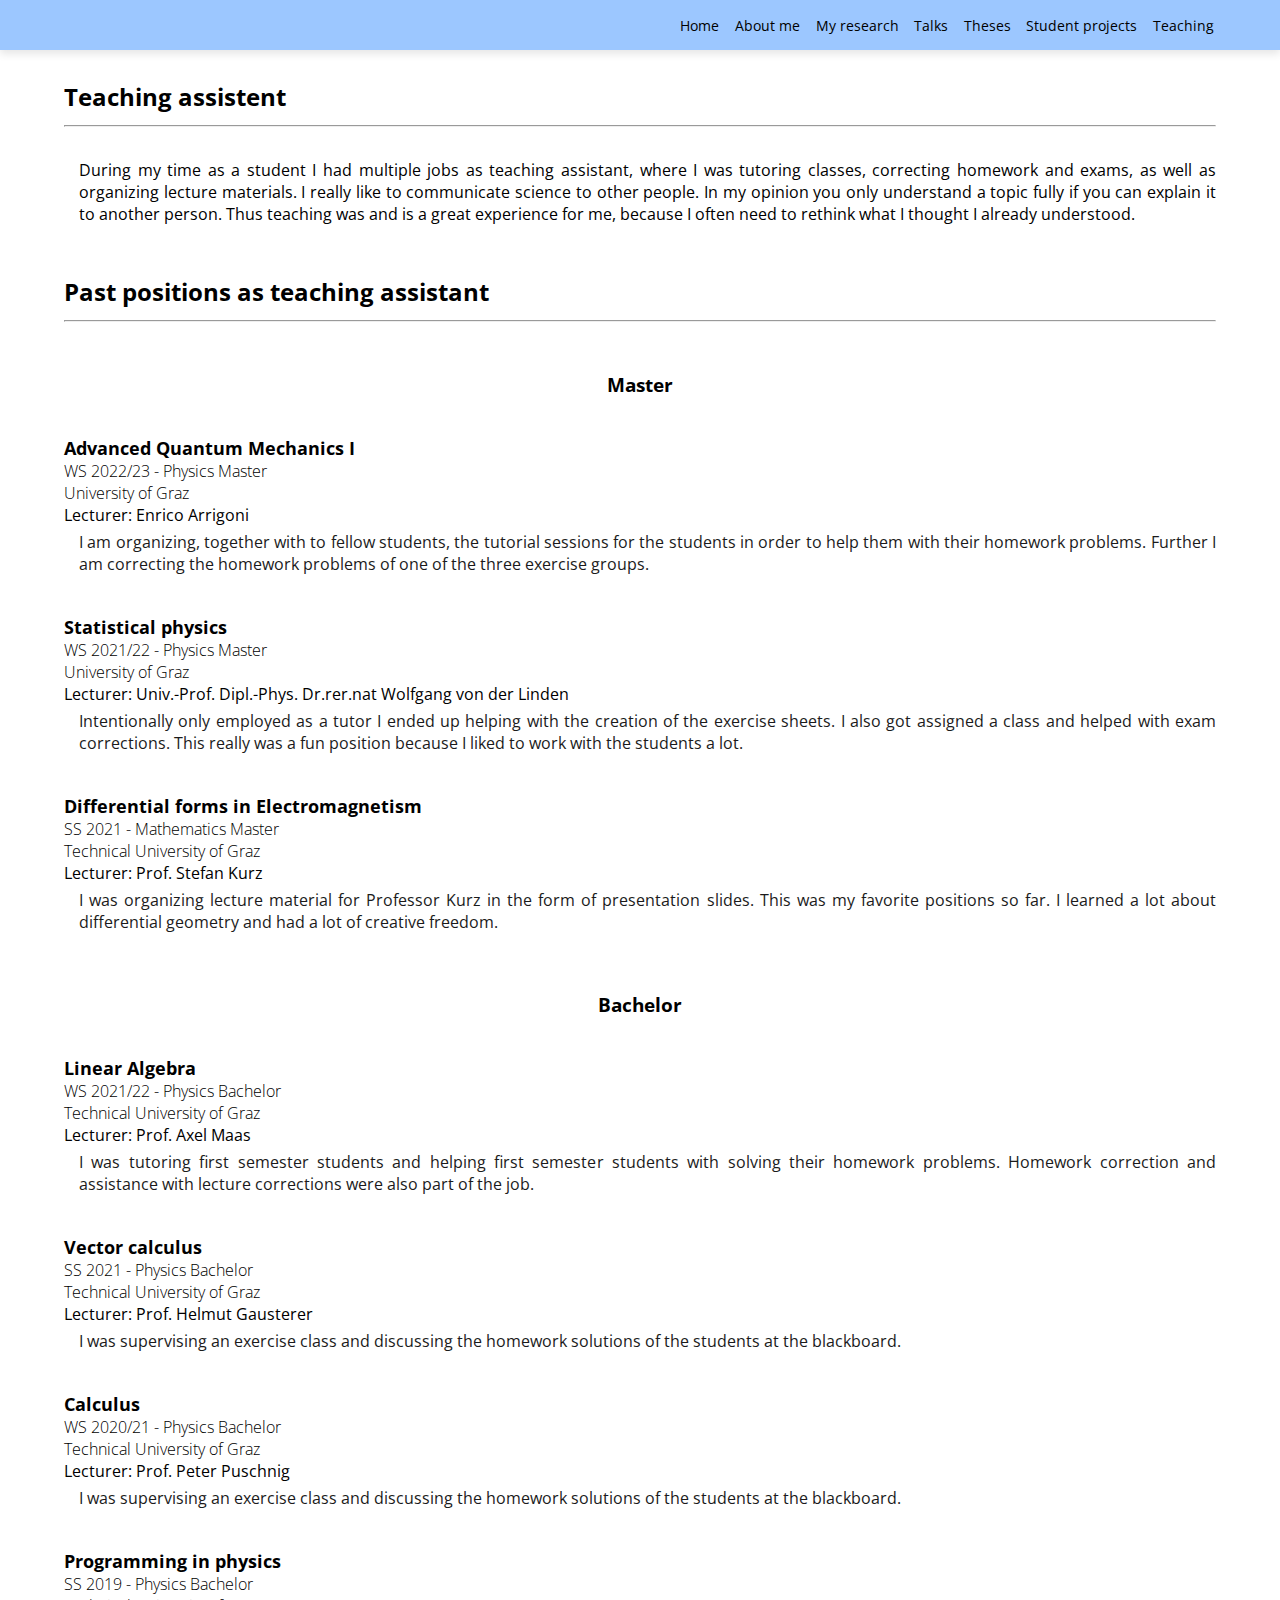
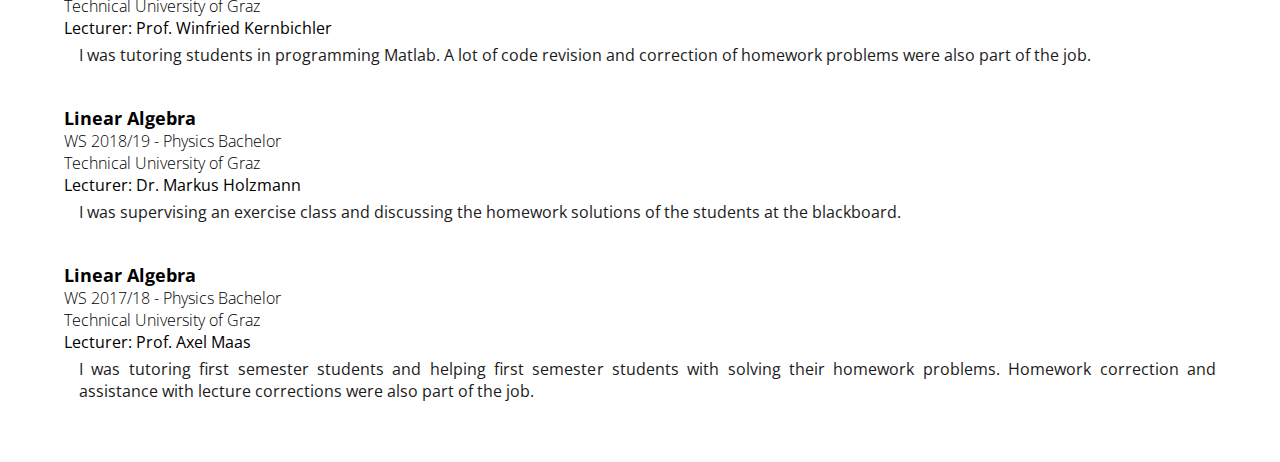
<file: teaching.html>
<!DOCTYPE html>
<html lang="en">

<head>

    <!-- meta data -->
    <meta charset="UTF-8">
    <meta http-equiv="X-UA-Compatible" content="IE=edge">
    <meta name="viewport" content="width=device-width, initial-scale=1.0">
    <title>Personal webpage of Joachim Pomper</title>

    <!-- Icon-->
    <link rel="icon" href="graphix/icon.svg">

    <!-- fonts -->
    <link rel="preconnect" href="https://fonts.googleapis.com">
    <link rel="preconnect" href="https://fonts.gstatic.com" crossorigin>
    <link href="https://fonts.googleapis.com/css2?family=Open+Sans:ital,wght@0,300;0,400;0,500;0,600;0,700;0,800;1,300;1,400;1,500;1,600;1,700;1,800&display=swap" rel="stylesheet">

    <!-- Fa fa signs for Twitter, Mail and Github-->
    <link rel="stylesheet" href="https://cdnjs.cloudflare.com/ajax/libs/font-awesome/4.7.0/css/font-awesome.min.css">

    <!-- CSS classes -->    
    
    <link rel="stylesheet" href="stylesheets/basicContainer.css">
    <link rel="stylesheet" href="stylesheets/projectDisplays.css">
    <link rel="stylesheet" href="stylesheets/researchSection.css">

    <style>

    </style>

</head>

<body>

    <!-- Navigation bar-->
    <div style="padding-top: 25px;"></div>
    <div class="nav-bar" id="nav-bar">
        <!-- nav-bar if screen is wide -->
        <div class="nav-menu">
            <a class="nav-button" href="index.html"> Home </a>
            <a class="nav-button" href="index.html#aboutme"> About me</a>
            <a class="nav-button" href="research.html#research"> My research </a>
            <a class="nav-button" href="research.html#talks"> Talks </a>
            <a class="nav-button" href="projects.html#theses"> Theses </a>
            <a class="nav-button" href="projects.html#projects"> Student projects </a>
            <a class="nav-button" href="teaching.html"> Teaching </a>
        </div>
        <!-- nav-menu if screen is small -->

        <div id="nav-menu-collapse" 
        class="nav-menu-collapse">
            <button class="nav-openbtn" id="openbtn" onclick="openNav()">☰</button> 
            <button class="nav-closebtn" id="closebtn"  onclick="closeNav()">☰</button>
                <a class="nav-button" onclick="closeNav()" href="index.html" > Home </a>
                <a class="nav-button" onclick="closeNav()" href="index.html#aboutme"> About me</a>
                <a class="nav-button" onclick="closeNav()" href="research.html#research"> My research </a>
                <a class="nav-button" onclick="closeNav()" href="research.html#talks"> Talks </a>
                <a class="nav-button" onclick="closeNav()" href="projects.html#theses"> Theses </a>
                <a class="nav-button" onclick="closeNav()" href="projects.html#projects"> Student projects </a>
                <a class="nav-button" onclick="closeNav()" href="teaching.html"> Teaching </a>
            </div>
        </div>
    </div>

    <div class="section-bar" style="padding-top: 20px" id="courses"div>
    <div class="section-container"  >
        <h2>
            Teaching assistent
            <hr>
        </h2>
        <div class="text-block">
            During my time as a student I had multiple jobs as teaching assistant, where I was tutoring classes, correcting homework and exams, as well as organizing lecture materials. I really like to communicate science to other people. In my opinion you only understand a topic fully if you can explain it to another person.  Thus teaching was and is a great experience for me, because I often need to rethink what I thought I already understood. 
        </div>
        <div style="padding-top: 20px;"></div>

        <h2>
            Past positions as teaching assistant
            <hr>
        </h2>
        <h3 style="text-align:center;padding-bottom:20px;">
            Master
        </h3>

        <div class="project-container"> 
            <div class ="project-title" >
                Advanced Quantum Mechanics I
            </div>
            <div class="project-subtitle">
                WS 2022/23 - Physics Master
            </div>
            <div class="project-subtitle">
                University of Graz
            </div>
            <div>Lecturer: <a class="supervisor-link" href="https://itp.tugraz.at/~arrigoni/"> Enrico Arrigoni </a> 
            </div>
            <div class="abstract-block">
                I am organizing, together with to fellow students, the tutorial sessions for the students in order to help them with their homework problems. Further I am correcting the homework problems of one of the three exercise groups.
            </div>
        </div>

        <div class="project-container"> 
            <div class ="project-title" >
                Statistical physics
            </div>
            <div class="project-subtitle">
                WS 2021/22 - Physics Master
            </div>
            <div class="project-subtitle">
                University of Graz
            </div>
            <div>Lecturer: <a class="supervisor-link"  href="https://online.tugraz.at/tug_online/visitenkarte.show_vcard?pPersonenId=55742483543E2BA9&pPersonenGruppe=3"> Univ.-Prof. Dipl.-Phys. Dr.rer.nat Wolfgang von der Linden</a>
            </div>
            <div class="abstract-block">
                Intentionally only employed as a tutor I ended up helping with the creation of the exercise sheets. I also got assigned a class and helped with exam corrections. This really was a fun position because I liked to work with the students a lot. 
            </div>
        </div>  

        <div class="project-container"> 
            <div class ="project-title" >
                Differential forms in Electromagnetism
            </div>
            <div class="project-subtitle">
                SS 2021 - Mathematics Master
            </div>
            <div class="project-subtitle">
                Technical University of Graz
            </div>
            <div>Lecturer: <a class="supervisor-link" href="https://www.iciam2019.com/index.php/scientific-program/industry-day/21-industry-day-spekers/cv/254-stefan-kurz"> Prof. Stefan Kurz</a> 
            </div>
            <div class="abstract-block">
                I was organizing lecture material for Professor Kurz in the form of presentation slides. This was my favorite positions so far. I learned a lot about differential geometry and had a lot of creative freedom. <br>
                <!--Below are available the slides I created together with Professor Kurz. 
                <ul>
                    <li><a class="pdf-link" href="teaching/student_assistant/differential_forms_in_EM_2021/DFEM_Slide_Deck_1_final_210411.pdf">Slide deck 1 (11.04.2021): Manifolds, Tangent Space & Co. </a> </li>
                    <li><a class="pdf-link" href="teaching/student_assistant/differential_forms_in_EM_2021/DFEM_Slide_Deck_2_final_210428.pdf">Slide deck 2 (28.04.2021): Multicovectors and Differential Forms</a> </li>
                    <li><a class="pdf-link" href="teaching/student_assistant/differential_forms_in_EM_2021/DFEM_Slide_Deck_3_final_210502.pdf">Slide deck 3 (02.05.2021): Operations on Differential Forms</a> </li>
                    <li><a class="pdf-link" href="teaching/student_assistant/differential_forms_in_EM_2021/DFEM_Slide_Deck_4_final_210516.pdf">Slide deck 4 (16.05.2021): Integration of Differential Forms</a> </li>
                    <li><a class="pdf-link" href="teaching/student_assistant/differential_forms_in_EM_2021/DFEM_Slide_Deck_5_final_210503.pdf">Slide deck 5 (03.04.2021): Stokes’ Theorem</a> </li>
                    <li><a class="pdf-link" href="teaching/student_assistant/differential_forms_in_EM_2021/DFEM_Slide_Deck_6_final_210513.pdf">Slide deck 6 (13.05.2021): Poincaré Lemmata and
                        de Rham Cohomology </a> </li>
                    <li><a class="pdf-link" href="teaching/student_assistant/differential_forms_in_EM_2021/DFEM_Slide_Deck_7_final_210601.pdf">Slide deck 7 (01.06.2021): Metric and
                        Hodge star operator</a> </li>
                    <li><a class="pdf-link" href="teaching/student_assistant/differential_forms_in_EM_2021/DFEM_Slide_Deck_8_final_210619.pdf">Slide deck 8 (19.06.2021): Elements of Hodge theory
                        Outlook: Relativistic electrodynamics</a> </li>
                </ul>-->
            </div>
        </div>  

        <h3 style="text-align:center;padding-bottom:20px;">
            Bachelor
        </h3>

        <div class="project-container"> 
            <div class ="project-title" >
                Linear Algebra 
            </div>
            <div class="project-subtitle">
                WS 2021/22 - Physics Bachelor
            </div>
            <div class="project-subtitle">
                Technical University of Graz
            </div>
            <div>Lecturer: <a class="supervisor-link" href="https://homepage.uni-graz.at/de/axel.maas/about-me/"> Prof. Axel Maas</a> 
            </div>
            <div class="abstract-block">
                I was tutoring first semester students and helping first semester students with solving their homework problems. Homework correction and assistance with lecture corrections were also part of the job.   
            </div>
        </div>
        
        <div class="project-container"> 
            <div class ="project-title" >
                Vector calculus 
            </div>
            <div class="project-subtitle">
                SS 2021 - Physics Bachelor
            </div>
            <div class="project-subtitle">
                Technical University of Graz
            </div>
            <div>Lecturer: <a class="supervisor-link" href="https://online.uni-graz.at/kfu_online/visitenkarte.show_vcard?pPersonenId=B6BE40F9220E6F4D&pPersonenGruppe=3"> Prof. Helmut Gausterer</a> 
            </div>
            <div class="abstract-block">
                I was supervising an exercise class and discussing the homework solutions of the students at the blackboard. 
            </div>
        </div> 

        <div class="project-container"> 
            <div class ="project-title" >
                Calculus 
            </div>
            <div class="project-subtitle">
                WS 2020/21 - Physics Bachelor
            </div>
            <div class="project-subtitle">
                Technical University of Graz
            </div>
            <div>Lecturer: <a class="supervisor-link" href="https://homepage.uni-graz.at/de/peter.puschnig/"> Prof. Peter Puschnig</a> 
            </div>
            <div class="abstract-block">
                I was supervising an exercise class and discussing the homework solutions of the students at the blackboard. 
            </div>
        </div> 

        <div class="project-container"> 
            <div class ="project-title" >
                Programming in physics
            </div>
            <div class="project-subtitle">
                SS 2019 - Physics Bachelor
            </div>
            <div class="project-subtitle">
                Technical University of Graz
            </div>
            <div>Lecturer: <a class="supervisor-link" href="https://online.tugraz.at/tug_online/visitenkarte.show_vcard?pPersonenGruppe=3&pPersonenId=B5E6EB46614DDFCE"> Prof. Winfried Kernbichler</a> 
            </div>
            <div class="abstract-block">
                I was tutoring students in programming Matlab. A lot of code revision and correction of homework problems were also part of the job.
            </div>
        </div> 

        <div class="project-container"> 
            <div class ="project-title" >
                Linear Algebra 
            </div>
            <div class="project-subtitle">
                WS 2018/19 - Physics Bachelor
            </div>
            <div class="project-subtitle">
                Technical University of Graz
            </div>
            <div>Lecturer: <a class="supervisor-link" href="https://online.tugraz.at/tug_online/visitenkarte.show_vcard?pPersonenId=BA5A6D636AF98F3E&pPersonenGruppe=3"> Dr. Markus Holzmann</a> 
            </div>
            <div class="abstract-block">
                I was supervising an exercise class and discussing the homework solutions of the students at the blackboard. 
            </div>
        </div>
        
        <div class="project-container"> 
            <div class ="project-title" >
                Linear Algebra 
            </div>
            <div class="project-subtitle">
                WS 2017/18 - Physics Bachelor
            </div>
            <div class="project-subtitle">
                Technical University of Graz
            </div>
            <div>Lecturer: <a class="supervisor-link" href="https://homepage.uni-graz.at/de/axel.maas/about-me/"> Prof. Axel Maas</a> 
            </div>
            <div class="abstract-block">
                I was tutoring first semester students and helping first semester students with solving their homework problems. Homework correction and assistance with lecture corrections were also part of the job. 
            </div>
        </div> 

    </div>


    <!-- Java Script-->
    <script>
        function openNav() {
          document.getElementById("nav-menu-collapse").style.height = "220px";
          document.getElementById("nav-bar").style.height = "220px";
          document.getElementById("courses").style.paddingTop = "240px";
          document.getElementById("openbtn").style.display = "none";
          document.getElementById("closebtn").style.display = "flex";
        }
        
        function closeNav() {
          document.getElementById("nav-menu-collapse").style.height = "30px";
          document.getElementById("nav-bar").style.height = "30px";
          document.getElementById("courses").style.paddingTop = "20px";
          document.getElementById("openbtn").style.display = "flex";
          document.getElementById("closebtn").style.display = "none";
        }
    </script>

</body> 

</html>
</file>
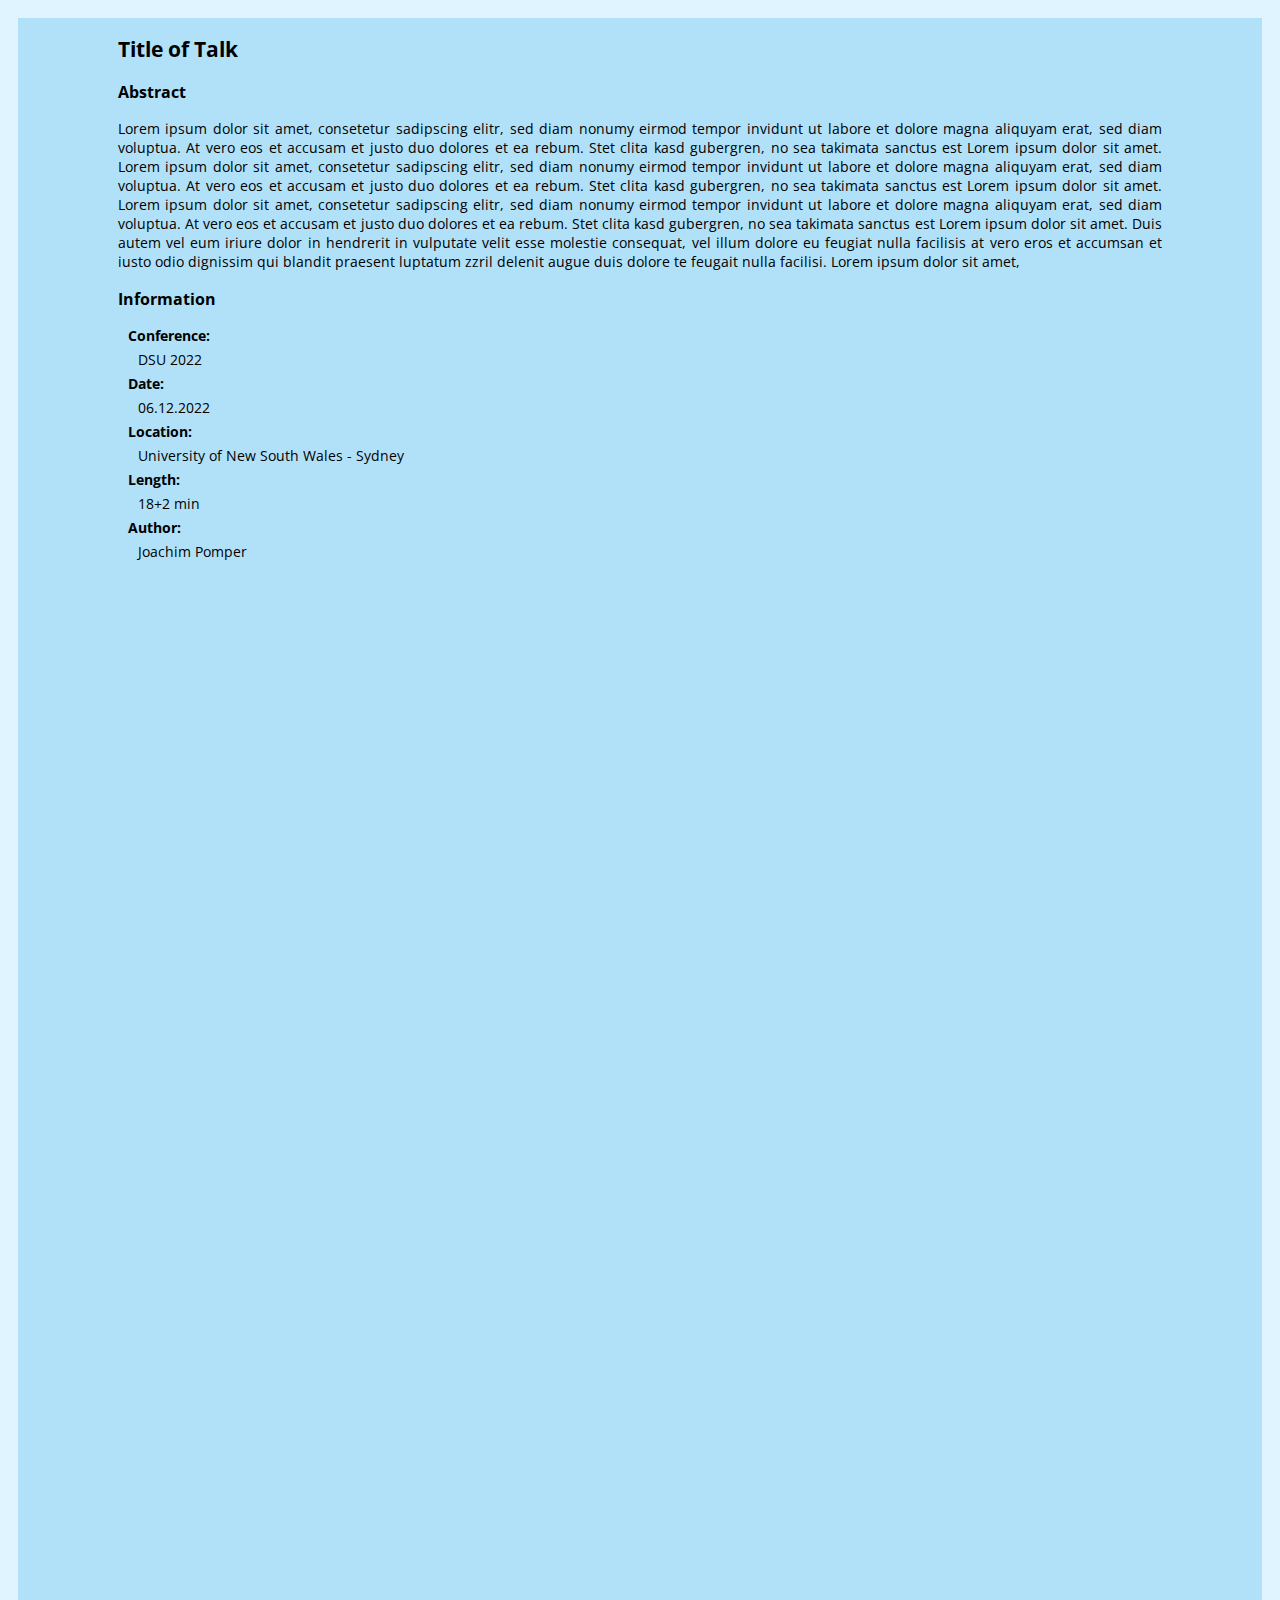
<file: talks/DSU_2022/page.html>
<!DOCTYPE html>
<html lang="en">

<head>

    <!-- meta data -->
    <meta charset="UTF-8">
    <meta http-equiv="X-UA-Compatible" content="IE=edge">
    <meta name="viewport" content="width=device-width, initial-scale=1.0">
    <title>Personal webpage of Joachim Pomper</title>

    <!-- fonts -->
    <link rel="preconnect" href="https://fonts.googleapis.com">
    <link rel="preconnect" href="https://fonts.gstatic.com" crossorigin>
    <link href="https://fonts.googleapis.com/css2?family=Open+Sans:ital,wght@0,300;0,400;0,500;0,600;0,700;0,800;1,300;1,400;1,500;1,600;1,700;1,800&display=swap" rel="stylesheet">

    <style>
        body {
            background-color: #d9f2ffd4;
            font-family: 'Open Sans', sans-serif;
            padding-left: 10px;
            padding-right: 10px;
            padding-top: 10px;
            display:flex;
            flex-direction:column; 

        }

        .section-container{
            color: black;
            font-size: 14px;
            background-color: #b0e1f9;
            padding-left: 100px;
            padding-right: 100px;
            padding-bottom: 100%;
        }

        .abstract{
            text-align: justify;
        }

        .lower-block{
            display:flex;
            justify-content: space-between;
        }

        .information-container{
            display:flex;
            flex-direction:column; 
            align-items: flex-start;
            row-gap: 5px;
            padding-left: 10px;
        }

        .web-link{
           font-size: 14px;
           text-decoration: none;
           color: black;
           padding-left: 10px;
        }

        .web-link:hover{
           font-weight: bold;
        }

    </style>

</head>

<body>
    <dic class="section-container">
        <div>
            <h2>
                Title of Talk
            </h2>
        </div>
        <h3>
            Abstract
        </h3>
        <div class="abstract">
            Lorem ipsum dolor sit amet, consetetur sadipscing elitr, sed diam nonumy eirmod tempor invidunt ut labore et dolore magna aliquyam erat, sed diam voluptua. At vero eos et accusam et justo duo dolores et ea rebum. Stet clita kasd gubergren, no sea takimata sanctus est Lorem ipsum dolor sit amet. Lorem ipsum dolor sit amet, consetetur sadipscing elitr, sed diam nonumy eirmod tempor invidunt ut labore et dolore magna aliquyam erat, sed diam voluptua. At vero eos et accusam et justo duo dolores et ea rebum. Stet clita kasd gubergren, no sea takimata sanctus est Lorem ipsum dolor sit amet. Lorem ipsum dolor sit amet, consetetur sadipscing elitr, sed diam nonumy eirmod tempor invidunt ut labore et dolore magna aliquyam erat, sed diam voluptua. At vero eos et accusam et justo duo dolores et ea rebum. Stet clita kasd gubergren, no sea takimata sanctus est Lorem ipsum dolor sit amet. Duis autem vel eum iriure dolor in hendrerit in vulputate velit esse molestie consequat, vel illum dolore eu feugiat nulla facilisis at vero eros et accumsan et iusto odio dignissim qui blandit praesent luptatum zzril delenit augue duis dolore te feugait nulla facilisi. Lorem ipsum dolor sit amet,
        </div>
        <h3>
            Information
        </h3>
        <div class="lower-block">
            <div  class="information-container">
                <span style="font-weight:Bold;"> Conference: </span> 
                    <a class="web-link" href="https://indico.cern.ch/event/1107937/"> 
                        DSU 2022 
                    </a>
                <span style="font-weight:Bold;"> Date: </span>
                    <span style="padding-left:10px"> 06.12.2022 </span>
                <span style="font-weight:Bold;"> Location: </span> 
                    <a class="web-link" href="https://www.google.com/maps/place/Universit%C3%A4t+Neus%C3%BCdwales/@-33.917347,151.2312675,15z/data=!4m5!3m4!1s0x0:0x1d017d69037a07a0!8m2!3d-33.917347!4d151.2312675"> 
                        University of New South Wales - Sydney 
                    </a>
                <span style="font-weight:Bold;"> Length: </span> 
                    <span style="padding-left:10px"> 18+2 min</span>
                <span style="font-weight:Bold;"> Author: </span> 
                    <span style="padding-left:10px"> Joachim Pomper</span>
            </div>

            <iframe src="DSU2022_CompositeDarkMatterFromNonAbelianGaugeTheoriesWithRealRepresentations.pdf" frameborder="0"></iframe>
        </div>
        
    </dic>

</body>

</html>
</file>
<file: stylesheets/basicContainer.css>
/* Body and background */

body {
    background-color: #ffffff;
    font-family: 'Open Sans', sans-serif;
    display:flex;
    flex-direction:column; 
    margin: 0;
}

/* Container */

.section-container{
    color: black;
    font-size: 16px;
    background-color: #ffffff;
    padding-left: 5%;
    padding-right: 5%;
    padding-bottom: 20px;
    padding-top: 15px;   
    display:flex;
    flex-direction:column; 
}

.section-bar{
    background-color: #ffffff;;
    padding-top: 10px;
}

.list-centered{
    display: flex;
    flex-direction: column   ;
    justify-content: center;
    align-items: center;
}

@media screen and (max-width: 780px){
    .section-container{
        color: black;
        font-size: 16px;
        background-color: #ffffff;
        padding-left: 4%;
        padding-right: 4%;
    }
}

/* Navigation */
.nav-bar{
    position: fixed;
    width: 100%;
    height: 30px;
    display: flex;
    justify-content: flex-end;
    background-color:#9cc7ff;
    padding-top: 10px;
    padding-bottom: 10px;
    align-items: center;
    box-shadow: 0 4px 8px 0 rgba(0,0,0,.1);
    overflow: hidden;
    z-index: 10 ;
}

.nav-menu{
    height: 30px;
    display: flex;
    justify-content: flex-end;
    align-items: center;    
    gap: 2%;
    background-color:#9cc7ff;
    padding-right: 5%;
    width: 580px;
}

.nav-menu-collapse{
    width: 0;
    display: none;
}

.nav-openbtn{
    margin-bottom: -5px;
    margin-bottom: 10px;
    background-color: #9cc7ff;
    border: black;
    font-size: 22px;
    display: none;
}

.nav-openbtn:hover{
    font-weight: bold;
}

.nav-closebtn{
    margin-bottom: -5px;
    margin-bottom: 10px;
    background-color: #9cc7ff;
    border: black;
    font-size: 22px;
    display: none;
}

.nav-closebtn:hover{
    font-weight: bold;
}

.nav-button{
    font-size: 14px;
    color: #000;
    text-decoration: none;
    background-color: #9cc7ff;
    padding-left: 2px;
    padding-right: 2px;
    
}

@media screen and (max-width: 590px){
            
    .nav-bar{
        height: 30px;
        position: fixed;
        width: 100%;
        display: flex;
        justify-content:flex-start;
        background-color:#9cc7ff;
        padding-top: 10px;
        padding-bottom: 10px;
        align-items: center;
        box-shadow: 0 4px 8px 0 rgba(0,0,0,.1);
    }

    .nav-menu{
        display: none;
    }

    .nav-menu-collapse{
        height: 30px;
        display: flex;
        justify-content: flex-start;
        align-items: center ;    
        flex-direction: column;
        gap: 3%;
        background-color:#9cc7ff;
        width: 100%;
    }

    .nav-button{
        font-size: 14px;
        color: #000;
        text-decoration: none;
        background-color: #9cc7ff;
        padding-left: 2px;
        padding-right: 2px;
        text-align: center;
    }

    .nav-openbtn{
        display: flex;
    }
    
    .nav-closebtn{
        display: none;
    }
}

.nav-button:hover{
    font-weight: bold;
    background-color: #9cc7ff   ;
}

/* Hyperrefs */

.supervisor-link{
    color: black;
    text-decoration: none;
}

.supervisor-link:hover{
    font-weight: bold;
}

.text-link{
    text-decoration:none;
    font-style: italic;
    color: black;
 }

.text-link:hover{
    color: rgb(71, 71, 71);
 }

 .pdf-link{
    text-decoration:none;
    font-weight: 300 ;
    color: black;
 }

.pdf-link:hover{
    font-weight: normal;
 }

.pdf-button{
    font-size: 14px;
    text-decoration: none;
    color: black;   
    border-radius: 8px;
    border: 1.5px solid;
    border-color: #000000 ; 
    padding-left: 5px;      
    padding-right: 5px;
    padding-top: 2px;
    padding-bottom: 2px;
    margin: 5px;
 }

.pdf-button:hover{
    border-color: black;
    background-color: #9cc7ff;
 }

.social-button{
    font-size: 16px;
    text-decoration: none;
    color: black;   
    background-color: #ffffff  ;
    border-radius: 8px;
    border: 2px solid;
    border-color: #000000 ; 
    padding-left: 5px;      
    padding-right: 5px;
    padding-top: 2px;
    padding-bottom: 2px;
    margin: 5px;
 }

.social-button:hover{
    border-color: black;
    background-color: #cbefff;
 }


/* Text formatting */

.text-block{
    text-align: justify;
    padding-left: 15px;
    padding-bottom: 10px;
}

@media screen and (max-width: 480px){
    
.text-block{
    padding-left: 0px;
}
}
</file>
<file: stylesheets/projectDisplays.css>
.abstract-block{
    text-align: justify;
    padding-left: 15px;
    padding-bottom  : 10px ;
    padding-top: 5px ;
    color: rgb(27, 27, 27);
}

.project-title{
    font-size: 18px ;
    font-weight: bold;
}

.project-subtitle{
    font-weight: 200;
}

.project-bottom-line{
    display: flex; 
    justify-content: space-between
}

.project-container{
    padding-bottom: 30px;
}

@media screen and (max-width: 780px){
    .abstract-block{
        text-align: justify;
        padding-left: 0px;
        padding-bottom  : 10px ;
        padding-top: 5px ;
        color: rgb(27, 27, 27);
    }

}
</file>
<file: stylesheets/researchSection.css>
.research-container-left{
    display: flex;
    justify-content: space-between
}
.research-container-right{
    display: flex;
    justify-content: space-between
}

.research-paragraph-left{
    text-align: justify;
    padding-left: 15px;
    padding-bottom: 10px;
    width: 80%
}
.research-paragraph-right{
    text-align: justify;
    padding-left: 15px;
    padding-bottom: 10px;
    width: 70%;
}

.research-pic-left{
    object-fit: contain;
    object-position: center center  ;
    padding-left: 15px;
}

.research-pic-right{
    object-fit: contain;
    object-position: center center  ;
    padding-left: 15px;
}

.research-pic-bottom{
    object-fit: contain;
    object-position: center center  ;
    width: 70%;
    margin-top: 20px;
}   

@media screen and (max-width: 780px){
            
    .research-container-left{
        display: flex;
        flex-direction: column;
        justify-content: center;
        align-items: center;
    }
    .research-container-right{
        display: flex;
        flex-direction: column-reverse;
        justify-content: center;    
        align-items: center;
    }
    
    .research-paragraph-left{
        text-align: justify;
        padding-left: 0px;
        padding-bottom: 10px;
        width: 100%
    }
    .research-paragraph-right{
        text-align: justify;
        padding-left: 0px;
        padding-bottom: 10px;
        width: 100%;
    }
    
    .research-pic-left{
        object-fit: contain;
        object-position: center center  ;
        padding-left: 15px;
        width: 60%;
    }
    
    .research-pic-right{
        object-fit: contain;
        object-position: center center  ;
        padding-left: 15px;
        padding-bottom: 10px;
    }   

    .research-pic-bottom{
        object-fit: contain;
        object-position: center center  ;
        width: 100%;
    }   
}
</file>
<file: stylesheets/timeLine.css>
/* The actual timeline (the vertical ruler) */
.timeline {
    position: relative;
    max-width: 1200px;
    margin: 0 auto;
  }
  
  /* The actual timeline (the vertical ruler) */
  .timeline::after {
    content: '';
    position: absolute;
    width: 6px;
    background-color:  rgb(163, 215, 255);
    top: 0;
    bottom: 0;
    left: 50%;
    margin-left: -3px;
  }
  
  /* Container around content */
  .timeline-container {
    padding-top: 10px;
    padding-bottom: 10px;
    position: relative;
    background-color: inherit;
    width: 45%;
  }
  
  /* The circles on the timeline */
  .timeline-container::after {
    content: '';
    position: absolute;
    width: 25px;
    height: 25px;
    right: -46px;
    background-color: white;
    border: 4px solid #FF9F55;
    top: 15px;
    border-radius: 50%;
    z-index: 1;
  }
  
  /* Place the container to the left */
  .left {
    padding-left: 5%;
    left: -30px;
  }
  
  /* Place the container to the right */
  .right {
    left: 50%;
    padding-left: 30px;
  }

/* Fix the circle for containers on the right side */
  .right::after {
    left: -16px;
    }
  
  /* Add arrows to the left container (pointing right) */
  .left::before {
    content: " ";
    height: 0;
    position: absolute;
    top: 22px;
    width: 0;
    z-index: 3;
    right: -10px;
    border: medium solid rgb(163, 215, 255);
    border-width: 10px 0 10px 10px;
    border-color: transparent transparent transparent rgb(163, 215, 255);
  }
  
  /* Add arrows to the right container (pointing left) */
  .right::before {
    content: " ";
    height: 0;
    position: absolute;
    top: 22px;
    width: 0;
    z-index: 2;
    left: 21px;
    border: medium solid rgb(163, 215, 255);
    border-width: 10px 10px 10px 0px;
    border-color: transparent rgb(163, 215, 255) transparent transparent ;
  }
  
  /* The actual content */
  .timeline-content {
    padding-top: 5px;
    padding-bottom: 5px;
    padding-left: 20px;
    padding-right: 20px;
    background-color: rgb(163, 215, 255);
    position: relative;
    border-radius: 6px;
  }
  
  /* Media queries - Responsive timeline on screens less than 600px wide */
  @media screen and (max-width: 780px) {
  /* Place the timelime to the left */
    .timeline::after {
      left: 31px;
    }
  
  /* Full-width containers */
    .timeline-container {
      width: 85%;
      padding-left: 70px;
      padding-right: 25px;
    }
  
  /* Make sure that all arrows are pointing leftwards */
    .timeline-container::before {
      left: 60px;
      border: medium solid  rgb(163, 215, 255);
      border-width: 10px 10px 10px 0;
      border-color: transparent  rgb(163, 215, 255) transparent transparent;
    }
  
  /* Make sure all circles are at the same spot */
    .left::after, .right::after {
      left: 15px;
    }
  
  /* Make all right containers behave like the left ones */
    .right {
      left: 0%;
    }

  /* Make all right containers behave like the left ones */
  .left {
    left: 0%;
  }
  }
</file>
